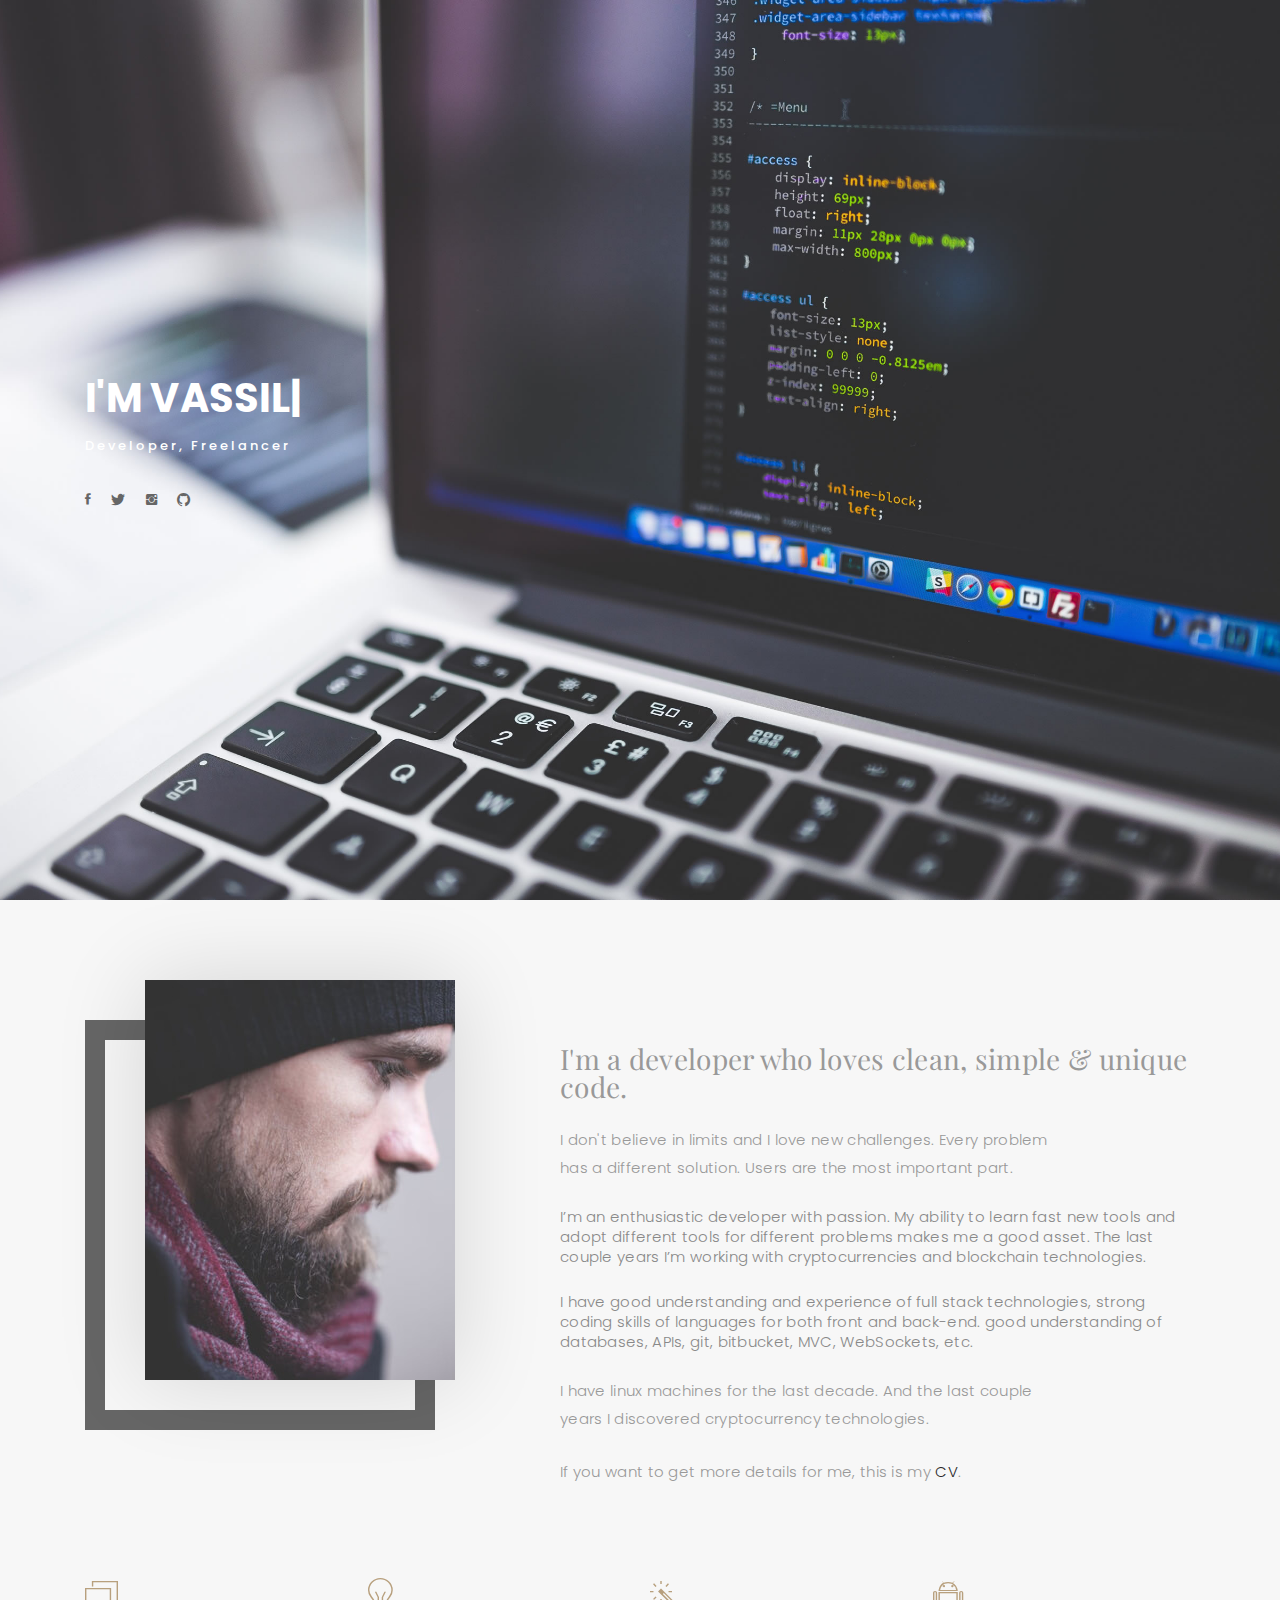
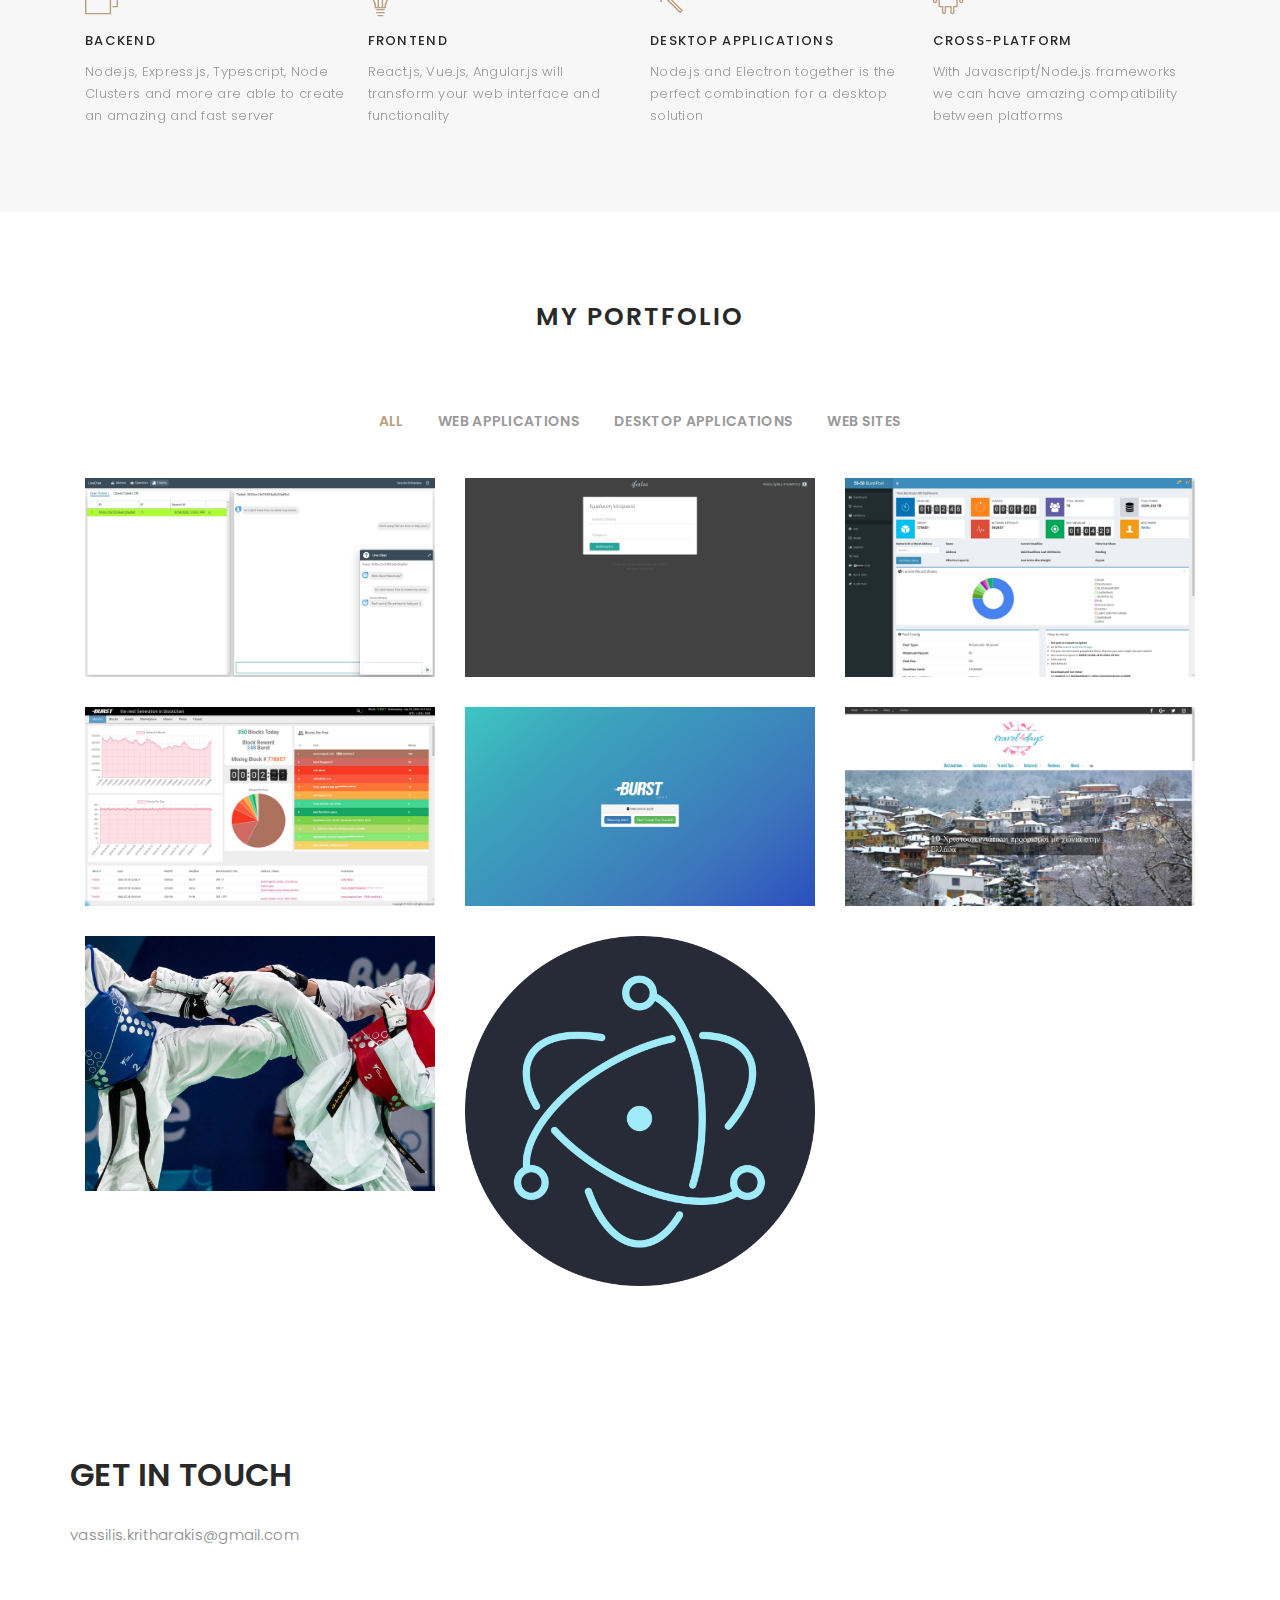
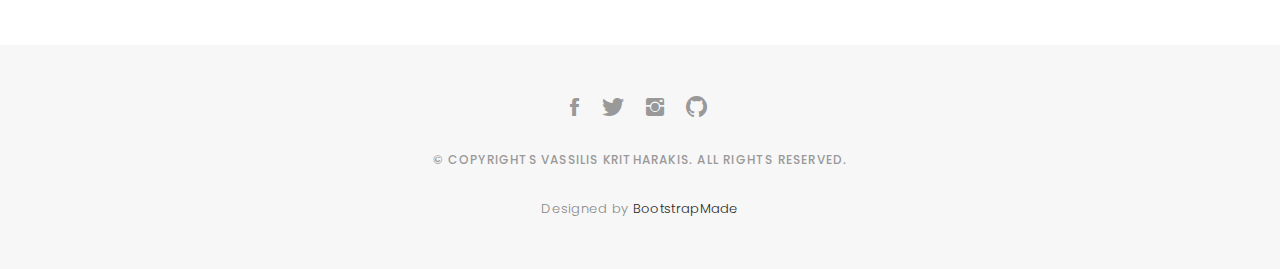
<file: index.html>
<!DOCTYPE html>
<html lang="en">

<head>
  <meta charset="utf-8">
  <meta content="width=device-width, initial-scale=1.0" name="viewport">

  <title>Vassilis Kritharakis - Developer</title>
  <meta content="A freelance developer" name="descriptison">
  <meta content="developer, backend, frontend, full stack, node.js, typescript, javascript, react.js, vue.js" name="keywords">

  <!-- Favicons -->
  <link href="assets/img/favicon.png" rel="icon">
  <link href="assets/img/apple-touch-icon.png" rel="apple-touch-icon">

  <!-- Google Fonts -->
  <link href="https://fonts.googleapis.com/css?family=Poppins:300,300i,400,400i,500,500i,600,600i,700,700i|Playfair+Display:400,400i,500,500i,600,600i,700,700i,900,900i" rel="stylesheet">

  <!-- Vendor CSS Files -->
  <link href="assets/vendor/bootstrap/css/bootstrap.min.css" rel="stylesheet">
  <link href="assets/vendor/hover/hover.min.css" rel="stylesheet">
  <link href="assets/vendor/ionicons/css/ionicons.min.css" rel="stylesheet">
  <link href="assets/vendor/boxicons/css/boxicons.min.css" rel="stylesheet">
  <link href="assets/vendor/venobox/venobox.css" rel="stylesheet">
  <link href="assets/vendor/owl.carousel/assets/owl.carousel.min.css" rel="stylesheet">

  <!-- Template Main CSS File -->
  <link href="assets/css/style.css" rel="stylesheet">

  <!-- =======================================================
  * Template Name: Folio - v2.1.0
  * Template URL: https://bootstrapmade.com/folio-bootstrap-portfolio-template/
  * Author: BootstrapMade.com
  * License: https://bootstrapmade.com/license/
  ======================================================== -->
</head>

<body>

  <!-- ======= Navbar ======= -->
  <nav id="main-nav">
    <div class="row">
      <div class="container">

        <div class="logo">
          <a href="index.html">Vassilis Kritharakis</a>
        </div>

        <div class="responsive"><i data-icon="m" class="ion-navicon-round"></i></div>

        <ul class="nav-menu list-unstyled">
          <li><a href="index.html" class="smoothScroll">Home</a></li>
          <li><a href="#about" class="smoothScroll">About</a></li>
          <li><a href="#portfolio" class="smoothScroll">Portfolio</a></li>
          <li><a href="vassilis-kritharakis.pdf">CV</a></li>
          <li><a href="#contact" class="smoothScroll">Contact</a></li>
        </ul>

      </div>
    </div>
  </nav><!-- End Navbar -->

  <!-- ======= Hero Section ======= -->
  <div id="hero" class="home">

    <div class="container">
      <div class="hero-content">
        <h1>I'm <span class="typed"></span></h1>
        <p class="typed-items" data-typed-person="Vassilis Kritharakis">Developer, Freelancer</p>

        <ul class="list-unstyled list-social">
          <li><a href="https://www.facebook.com/profile.php?id=100035357295824"><i class="ion-social-facebook"></i></a></li>
          <li><a href="https://twitter.com/VassilisDev"><i class="ion-social-twitter"></i></a></li>
          <li><a href="https://www.instagram.com/vassilis.dev/"><i class="ion-social-instagram"></i></a></li>
          <li><a href="https://github.com/bkrith"><i class="ion-social-github"></i></a></li>
        </ul>
      </div>
    </div>
  </div><!-- End Hero -->

  <main id="main">

    <!-- ======= About Section ======= -->
    <div id="about" class="paddsection">
      <div class="container">
        <div class="row justify-content-between">

          <div class="col-lg-4 ">
            <div class="div-img-bg">
              <div class="about-img">
                <img src="assets/img/me.jpg" class="img-responsive" alt="me">
              </div>
            </div>
          </div>

          <div class="col-lg-7">
            <div class="about-descr">

              <p class="p-heading">I'm a developer who loves clean, simple & unique code. </p>
              <p class="separator">I don't believe in limits and I love new challenges. Every problem has a different solution. Users are the most important part. </p>
              <p class="separator"></p>I’m an enthusiastic developer with passion. My ability to learn fast new tools and adopt different tools for different problems makes me a good asset. The last couple years I’m working with cryptocurrencies and blockchain technologies. </p>
              <p class="separator"></p>I have good understanding and experience of full stack technologies, strong coding skills of languages for both front and back-end. good understanding of databases, APIs, git, bitbucket, MVC, WebSockets, etc. </p>
              <p class="separator">I have linux machines for the last decade. And the last couple years I discovered cryptocurrency technologies. </p>
              <p class="separator">If you want to get more details for me, this is my <a href="vassilis-kritharakis.pdf">CV</a>. </p>

            </div>

          </div>
        </div>
      </div>
    </div><!-- End About Section -->

    <!-- ======= Services Section ======= -->
    <div id="services">
      <div class="container">

        <div class="services-carousel owl-theme">

          <div class="services-block">

            <i class="ion-ios-browsers-outline"></i>
            <span>Backend</span>
            <p class="separator">Node.js, Express.js, Typescript, Node Clusters and more are able to create an amazing and fast server </p>

          </div>

          <div class="services-block">

            <i class="ion-ios-lightbulb-outline"></i>
            <span>Frontend</span>
            <p class="separator">React.js, Vue.js, Angular.js will transform your web interface and functionality </p>

          </div>

          <div class="services-block">

            <i class="ion-ios-color-wand-outline"></i>
            <span>Desktop Applications</span>
            <p class="separator">Node.js and Electron together is the perfect combination for a desktop solution </p>

          </div>

          <div class="services-block">

            <i class="ion-social-android-outline"></i>
            <span>Cross-Platform</span>
            <p class="separator">With Javascript/Node.js frameworks we can have amazing compatibility between platforms </p>

          </div>

        </div>

      </div>

    </div><!-- End Services Section -->

    <!-- ======= Portfolio Section ======= -->
    <div id="portfolio" class="paddsection">

      <div class="container">
        <div class="section-title text-center">
          <h2>My Portfolio</h2>
        </div>
      </div>

      <div class="container">

        <div class="row">
          <div class="col-lg-12 d-flex justify-content-center">
            <ul id="portfolio-flters">
              <li data-filter="*" class="filter-active">All</li>
              <li data-filter=".filter-app">Web Applications</li>
              <li data-filter=".filter-desktop">Desktop Applications</li>
              <li data-filter=".filter-web">Web Sites</li>
            </ul>
          </div>
        </div>

        <div class="row portfolio-container">

          <div class="col-lg-4 col-md-6 portfolio-item filter-app">
            <img src="assets/img/portfolio/livechat.jpg" class="img-fluid" alt="">
            <div class="portfolio-info">
              <h4>Live Chat Application</h4>
              <p>Web Application</p>
              <a href="portfolio-livechat.html" class="details-link" title="More Details"><i class="bx bx-link"></i></a>
            </div>
          </div>

          <div class="col-lg-4 col-md-6 portfolio-item filter-app">
            <img src="assets/img/portfolio/ifestos.jpg" class="img-fluid" alt="">
            <div class="portfolio-info">
              <h4>Ifestos Manager</h4>
              <p>Web Application</p>
              <a href="portfolio-ifestos.html" class="details-link" title="More Details"><i class="bx bx-link"></i></a>
            </div>
          </div>

          <div class="col-lg-4 col-md-6 portfolio-item filter-app">
            <img src="assets/img/portfolio/ropool.jpg" class="img-fluid" alt="">
            <div class="portfolio-info">
              <h4>Rumanian Burstcoin Pool Explorer</h4>
              <p>Web Application</p>
              <a href="portfolio-ropool.html" class="details-link" title="More Details"><i class="bx bx-link"></i></a>
            </div>
          </div>

          <div class="col-lg-4 col-md-6 portfolio-item filter-app">
            <img src="assets/img/portfolio/burstnation.jpg" class="img-fluid" alt="">
            <div class="portfolio-info">
              <h4>Burstnation Explorer</h4>
              <p>Web Application</p>
              <a href="portfolio-burstnation.html" class="details-link" title="More Details"><i class="bx bx-link"></i></a>
            </div>
          </div>

          <div class="col-lg-4 col-md-6 portfolio-item filter-desktop">
            <img src="assets/img/portfolio/burstcoin-wallet.jpg" class="img-fluid" alt="">
            <div class="portfolio-info">
              <h4>Burstcoin Wallet</h4>
              <p>Java Application</p>
              <a href="portfolio-burstcoin-wallet.html" class="details-link" title="More Details"><i class="bx bx-link"></i></a>
            </div>
          </div>

          <div class="col-lg-4 col-md-6 portfolio-item filter-web">
            <img src="assets/img/portfolio/travel4days.jpg" class="img-fluid" alt="">
            <div class="portfolio-info">
              <h4>Travel4days</h4>
              <p>Web Site</p>
              <a href="portfolio-travel4days.html" class="details-link" title="More Details"><i class="bx bx-link"></i></a>
            </div>
          </div>

          <div class="col-lg-4 col-md-6 portfolio-item filter-desktop">
            <img src="assets/img/portfolio/tournament.jpg" class="img-fluid" alt="">
            <div class="portfolio-info">
              <h4>Tournament Manager</h4>
              <p>Application</p>
              <a href="portfolio-tournament.html" class="details-link" title="More Details"><i class="bx bx-link"></i></a>
            </div>
          </div>

          <div class="col-lg-4 col-md-6 portfolio-item filter-desktop">
            <img src="assets/img/portfolio/electron.png" class="img-fluid" alt="">
            <div class="portfolio-info">
              <h4>CreepMiner GUI</h4>
              <p>Desktop Application / Cross-Platform</p>
              <a href="portfolio-creepminer-gui.html" class="details-link" title="More Details"><i class="bx bx-link"></i></a>
            </div>
          </div>

        </div>

      </div>

    </div><!-- End Portfolio Section -->

    <!-- ======= Contact Section ======= -->
    <div id="contact" class="paddsection">
      <div class="container">
        <div class="contact-block1">
          <div class="row">

              <div class="contact-contact">

                <h2 class="mb-30">GET IN TOUCH</h2>

                <ul class="contact-details">
                  <li><span>vassilis.kritharakis@gmail.com</span></li>
                </ul>

              </div>

          </div>
        </div>
      </div>
    </div><!-- End Contact Section -->

  </main><!-- End #main -->

  <!-- ======= Footer ======= -->
  <div id="footer" class="text-center">
    <div class="container">
      <div class="socials-media text-center">

        <ul class="list-unstyled">
          <li><a href="https://www.facebook.com/profile.php?id=100035357295824"><i class="ion-social-facebook"></i></a></li>
          <li><a href="https://twitter.com/VassilisDev"><i class="ion-social-twitter"></i></a></li>
          <li><a href="https://www.instagram.com/vassilis.dev/"><i class="ion-social-instagram"></i></a></li>
          <li><a href="https://github.com/bkrith"><i class="ion-social-github"></i></a></li>
        </ul>

      </div>

      <p>&copy; Copyrights Vassilis Kritharakis. All rights reserved.</p>

      <div class="credits">
        <!--
        All the links in the footer should remain intact.
        You can delete the links only if you purchased the pro version.
        Licensing information: https://bootstrapmade.com/license/
        Purchase the pro version with working PHP/AJAX contact form: https://bootstrapmade.com/buy/?theme=Folio
      -->
        Designed by <a href="https://bootstrapmade.com/">BootstrapMade</a>
      </div>

    </div>
  </div><!-- End Footer -->

  <!-- Vendor JS Files -->
  <script src="assets/vendor/jquery/jquery.min.js"></script>
  <script src="assets/vendor/bootstrap/js/bootstrap.bundle.min.js"></script>
  <script src="assets/vendor/jquery.easing/jquery.easing.min.js"></script>
  <script src="assets/vendor/php-email-form/validate.js"></script>
  <script src="assets/vendor/typed/typed.js"></script>
  <script src="assets/vendor/jquery-sticky/jquery.sticky.js"></script>
  <script src="assets/vendor/isotope-layout/isotope.pkgd.min.js"></script>
  <script src="assets/vendor/venobox/venobox.min.js"></script>
  <script src="assets/vendor/owl.carousel/owl.carousel.min.js"></script>

  <!-- Template Main JS File -->
  <script src="assets/js/main.js"></script>

</body>

</html>
</file>
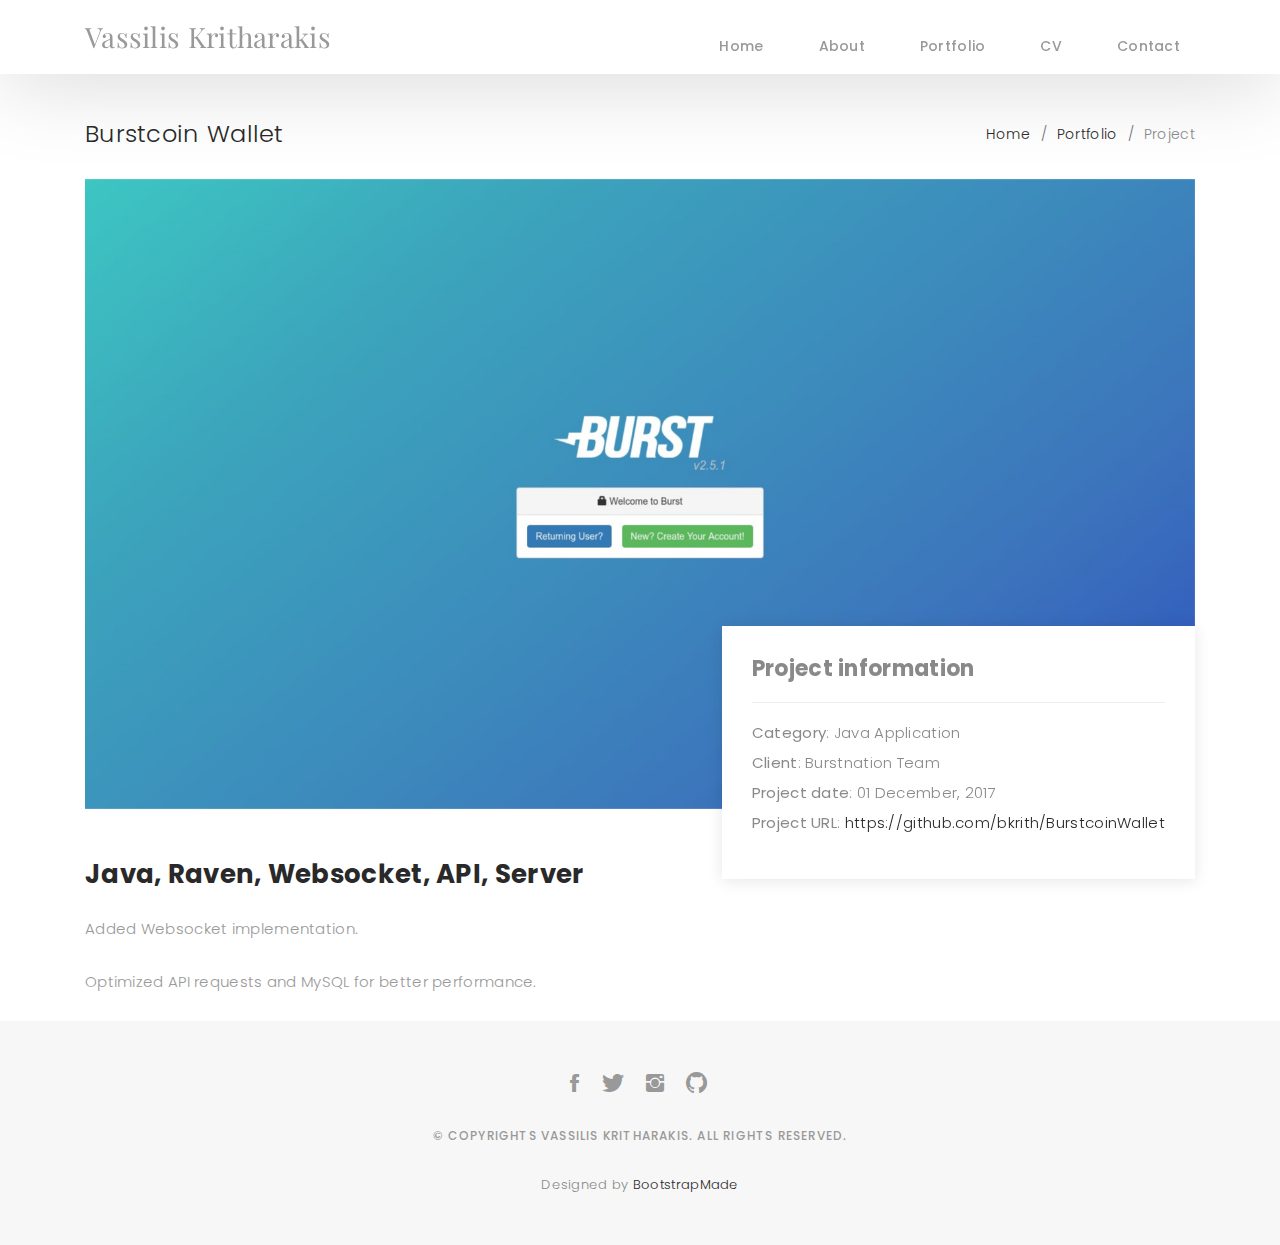
<file: portfolio-burstcoin-wallet.html>
<!DOCTYPE html>
<html lang="en">

<head>
  <meta charset="utf-8">
  <meta content="width=device-width, initial-scale=1.0" name="viewport">

  <title>Portfolio Details - Burstcoin Wallet</title>
  <meta content="" name="descriptison">
  <meta content="" name="keywords">

  <!-- Favicons -->
  <link href="assets/img/favicon.png" rel="icon">
  <link href="assets/img/apple-touch-icon.png" rel="apple-touch-icon">

  <!-- Google Fonts -->
  <link href="https://fonts.googleapis.com/css?family=Poppins:300,300i,400,400i,500,500i,600,600i,700,700i|Playfair+Display:400,400i,500,500i,600,600i,700,700i,900,900i" rel="stylesheet">

  <!-- Vendor CSS Files -->
  <link href="assets/vendor/bootstrap/css/bootstrap.min.css" rel="stylesheet">
  <link href="assets/vendor/hover/hover.min.css" rel="stylesheet">
  <link href="assets/vendor/ionicons/css/ionicons.min.css" rel="stylesheet">
  <link href="assets/vendor/boxicons/css/boxicons.min.css" rel="stylesheet">
  <link href="assets/vendor/venobox/venobox.css" rel="stylesheet">
  <link href="assets/vendor/owl.carousel/assets/owl.carousel.min.css" rel="stylesheet">

  <!-- Template Main CSS File -->
  <link href="assets/css/style.css" rel="stylesheet">

  <!-- =======================================================
  * Template Name: Folio - v2.1.0
  * Template URL: https://bootstrapmade.com/folio-bootstrap-portfolio-template/
  * Author: BootstrapMade.com
  * License: https://bootstrapmade.com/license/
  ======================================================== -->
</head>

<body>

  <!-- ======= Navbar ======= -->
  <nav id="main-nav" class="subpage-nav">
    <div class="row">
      <div class="container">

        <div class="logo">
          <a href="index.html">Vassilis Kritharakis</a>
        </div>

        <div class="responsive"><i data-icon="m" class="ion-navicon-round"></i></div>

        <ul class="nav-menu list-unstyled">
          <li><a href="index.html" class="smoothScroll">Home</a></li>
          <li><a href="index.html#about" class="smoothScroll">About</a></li>
          <li><a href="index.html#portfolio" class="smoothScroll">Portfolio</a></li>
          <li><a href="vassilis-kritharakis.pdf">CV</a></li>
          <li><a href="index.html#contact" class="smoothScroll">Contact</a></li>
        </ul>

      </div>
    </div>
  </nav><!-- End Navbar -->

  <main id="main">

    <!-- ======= Breadcrumbs Section ======= -->
    <section class="breadcrumbs">
      <div class="container">

        <div class="d-flex justify-content-between align-items-center">
          <h2>Burstcoin Wallet</h2>
          <ol>
            <li><a href="index.html">Home</a></li>
            <li><a href="index.html#portfolio">Portfolio</a></li>
            <li>Project</li>
          </ol>
        </div>

      </div>
    </section><!-- Breadcrumbs Section -->

    <!-- ======= Portfolio Details Section ======= -->
    <section class="portfolio-details">
      <div class="container">

        <div class="portfolio-details-container">

          <div class="owl-carousel portfolio-details-carousel">
            <img src="assets/img/portfolio/burstcoin-wallet.jpg" class="img-fluid" alt="">
          </div>

          <div class="portfolio-info">
            <h3>Project information</h3>
            <ul>
              <li><strong>Category</strong>: Java Application</li>
              <li><strong>Client</strong>: Burstnation Team</li>
              <li><strong>Project date</strong>: 01 December, 2017</li>
              <li><strong>Project URL</strong>: <a href="https://github.com/bkrith/BurstcoinWallet">https://github.com/bkrith/BurstcoinWallet</a></li>
            </ul>
          </div>

        </div>

        <div class="portfolio-description">
          <h2>Java, Raven, Websocket, API, Server</h2>
          <p>Added Websocket implementation. </p>
          <p>Optimized API requests and MySQL for better performance. </p>
        </div>
      </div>
    </section><!-- End Portfolio Details Section -->

  </main><!-- End #main -->

  <!-- ======= Footer ======= -->
  <div id="footer" class="text-center">
    <div class="container">
      <div class="socials-media text-center">

        <ul class="list-unstyled">
          <li><a href="https://www.facebook.com/profile.php?id=100035357295824"><i class="ion-social-facebook"></i></a></li>
          <li><a href="https://twitter.com/VassilisDev"><i class="ion-social-twitter"></i></a></li>
          <li><a href="https://www.instagram.com/vassilis.dev/"><i class="ion-social-instagram"></i></a></li>
          <li><a href="https://github.com/bkrith"><i class="ion-social-github"></i></a></li>
        </ul>

      </div>

      <p>&copy; Copyrights Vassilis Kritharakis. All rights reserved.</p>

      <div class="credits">
        <!--
        All the links in the footer should remain intact.
        You can delete the links only if you purchased the pro version.
        Licensing information: https://bootstrapmade.com/license/
        Purchase the pro version with working PHP/AJAX contact form: https://bootstrapmade.com/buy/?theme=Folio
      -->
        Designed by <a href="https://bootstrapmade.com/">BootstrapMade</a>
      </div>

    </div>
  </div><!-- End Footer -->

  <!-- Vendor JS Files -->
  <script src="assets/vendor/jquery/jquery.min.js"></script>
  <script src="assets/vendor/bootstrap/js/bootstrap.bundle.min.js"></script>
  <script src="assets/vendor/jquery.easing/jquery.easing.min.js"></script>
  <script src="assets/vendor/php-email-form/validate.js"></script>
  <script src="assets/vendor/typed/typed.js"></script>
  <script src="assets/vendor/jquery-sticky/jquery.sticky.js"></script>
  <script src="assets/vendor/isotope-layout/isotope.pkgd.min.js"></script>
  <script src="assets/vendor/venobox/venobox.min.js"></script>
  <script src="assets/vendor/owl.carousel/owl.carousel.min.js"></script>

  <!-- Template Main JS File -->
  <script src="assets/js/main.js"></script>

</body>

</html>
</file>
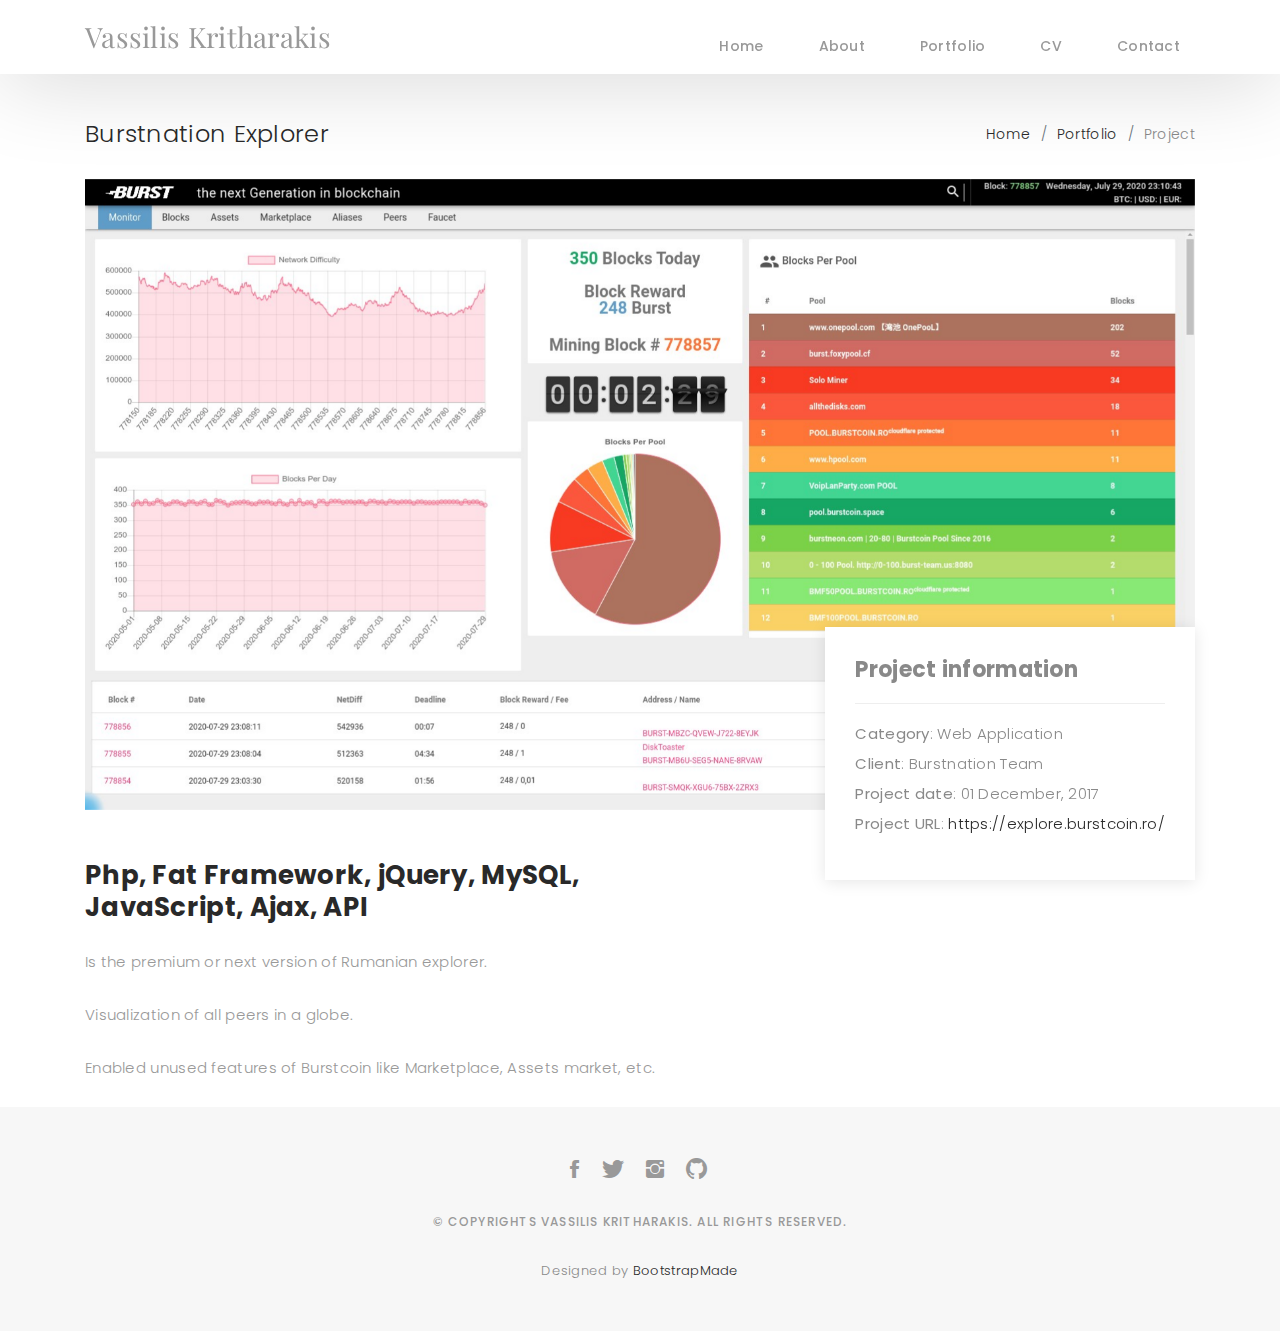
<file: portfolio-burstnation.html>
<!DOCTYPE html>
<html lang="en">

<head>
  <meta charset="utf-8">
  <meta content="width=device-width, initial-scale=1.0" name="viewport">

  <title>Portfolio Details - Burstnation Explorer</title>
  <meta content="" name="descriptison">
  <meta content="" name="keywords">

  <!-- Favicons -->
  <link href="assets/img/favicon.png" rel="icon">
  <link href="assets/img/apple-touch-icon.png" rel="apple-touch-icon">

  <!-- Google Fonts -->
  <link href="https://fonts.googleapis.com/css?family=Poppins:300,300i,400,400i,500,500i,600,600i,700,700i|Playfair+Display:400,400i,500,500i,600,600i,700,700i,900,900i" rel="stylesheet">

  <!-- Vendor CSS Files -->
  <link href="assets/vendor/bootstrap/css/bootstrap.min.css" rel="stylesheet">
  <link href="assets/vendor/hover/hover.min.css" rel="stylesheet">
  <link href="assets/vendor/ionicons/css/ionicons.min.css" rel="stylesheet">
  <link href="assets/vendor/boxicons/css/boxicons.min.css" rel="stylesheet">
  <link href="assets/vendor/venobox/venobox.css" rel="stylesheet">
  <link href="assets/vendor/owl.carousel/assets/owl.carousel.min.css" rel="stylesheet">

  <!-- Template Main CSS File -->
  <link href="assets/css/style.css" rel="stylesheet">

  <!-- =======================================================
  * Template Name: Folio - v2.1.0
  * Template URL: https://bootstrapmade.com/folio-bootstrap-portfolio-template/
  * Author: BootstrapMade.com
  * License: https://bootstrapmade.com/license/
  ======================================================== -->
</head>

<body>

  <!-- ======= Navbar ======= -->
  <nav id="main-nav" class="subpage-nav">
    <div class="row">
      <div class="container">

        <div class="logo">
          <a href="index.html">Vassilis Kritharakis</a>
        </div>

        <div class="responsive"><i data-icon="m" class="ion-navicon-round"></i></div>

        <ul class="nav-menu list-unstyled">
          <li><a href="index.html" class="smoothScroll">Home</a></li>
          <li><a href="index.html#about" class="smoothScroll">About</a></li>
          <li><a href="index.html#portfolio" class="smoothScroll">Portfolio</a></li>
          <li><a href="vassilis-kritharakis.pdf">CV</a></li>
          <li><a href="index.html#contact" class="smoothScroll">Contact</a></li>
        </ul>

      </div>
    </div>
  </nav><!-- End Navbar -->

  <main id="main">

    <!-- ======= Breadcrumbs Section ======= -->
    <section class="breadcrumbs">
      <div class="container">

        <div class="d-flex justify-content-between align-items-center">
          <h2>Burstnation Explorer</h2>
          <ol>
            <li><a href="index.html">Home</a></li>
            <li><a href="index.html#portfolio">Portfolio</a></li>
            <li>Project</li>
          </ol>
        </div>

      </div>
    </section><!-- Breadcrumbs Section -->

    <!-- ======= Portfolio Details Section ======= -->
    <section class="portfolio-details">
      <div class="container">

        <div class="portfolio-details-container">

          <div class="owl-carousel portfolio-details-carousel">
            <img src="assets/img/portfolio/burstnation.jpg" class="img-fluid" alt="">
          </div>

          <div class="portfolio-info">
            <h3>Project information</h3>
            <ul>
              <li><strong>Category</strong>: Web Application</li>
              <li><strong>Client</strong>: Burstnation Team</li>
              <li><strong>Project date</strong>: 01 December, 2017</li>
              <li><strong>Project URL</strong>: <a href="https://explore.burstcoin.ro/">https://explore.burstcoin.ro/</a></li>
            </ul>
          </div>

        </div>

        <div class="portfolio-description">
          <h2>Php, Fat Framework, jQuery, MySQL, JavaScript, Ajax, API</h2>
          <p>Is the premium or next version of Rumanian explorer. </p>
          <p>Visualization of all peers in a globe. </p>
          <p>Enabled unused features of Burstcoin like Marketplace, Assets market, etc. </p>
        </div>
      </div>
    </section><!-- End Portfolio Details Section -->

  </main><!-- End #main -->

  <!-- ======= Footer ======= -->
  <div id="footer" class="text-center">
    <div class="container">
      <div class="socials-media text-center">

        <ul class="list-unstyled">
          <li><a href="https://www.facebook.com/profile.php?id=100035357295824"><i class="ion-social-facebook"></i></a></li>
          <li><a href="https://twitter.com/VassilisDev"><i class="ion-social-twitter"></i></a></li>
          <li><a href="https://www.instagram.com/vassilis.dev/"><i class="ion-social-instagram"></i></a></li>
          <li><a href="https://github.com/bkrith"><i class="ion-social-github"></i></a></li>
        </ul>

      </div>

      <p>&copy; Copyrights Vassilis Kritharakis. All rights reserved.</p>

      <div class="credits">
        <!--
        All the links in the footer should remain intact.
        You can delete the links only if you purchased the pro version.
        Licensing information: https://bootstrapmade.com/license/
        Purchase the pro version with working PHP/AJAX contact form: https://bootstrapmade.com/buy/?theme=Folio
      -->
        Designed by <a href="https://bootstrapmade.com/">BootstrapMade</a>
      </div>

    </div>
  </div><!-- End Footer -->

  <!-- Vendor JS Files -->
  <script src="assets/vendor/jquery/jquery.min.js"></script>
  <script src="assets/vendor/bootstrap/js/bootstrap.bundle.min.js"></script>
  <script src="assets/vendor/jquery.easing/jquery.easing.min.js"></script>
  <script src="assets/vendor/php-email-form/validate.js"></script>
  <script src="assets/vendor/typed/typed.js"></script>
  <script src="assets/vendor/jquery-sticky/jquery.sticky.js"></script>
  <script src="assets/vendor/isotope-layout/isotope.pkgd.min.js"></script>
  <script src="assets/vendor/venobox/venobox.min.js"></script>
  <script src="assets/vendor/owl.carousel/owl.carousel.min.js"></script>

  <!-- Template Main JS File -->
  <script src="assets/js/main.js"></script>

</body>

</html>
</file>
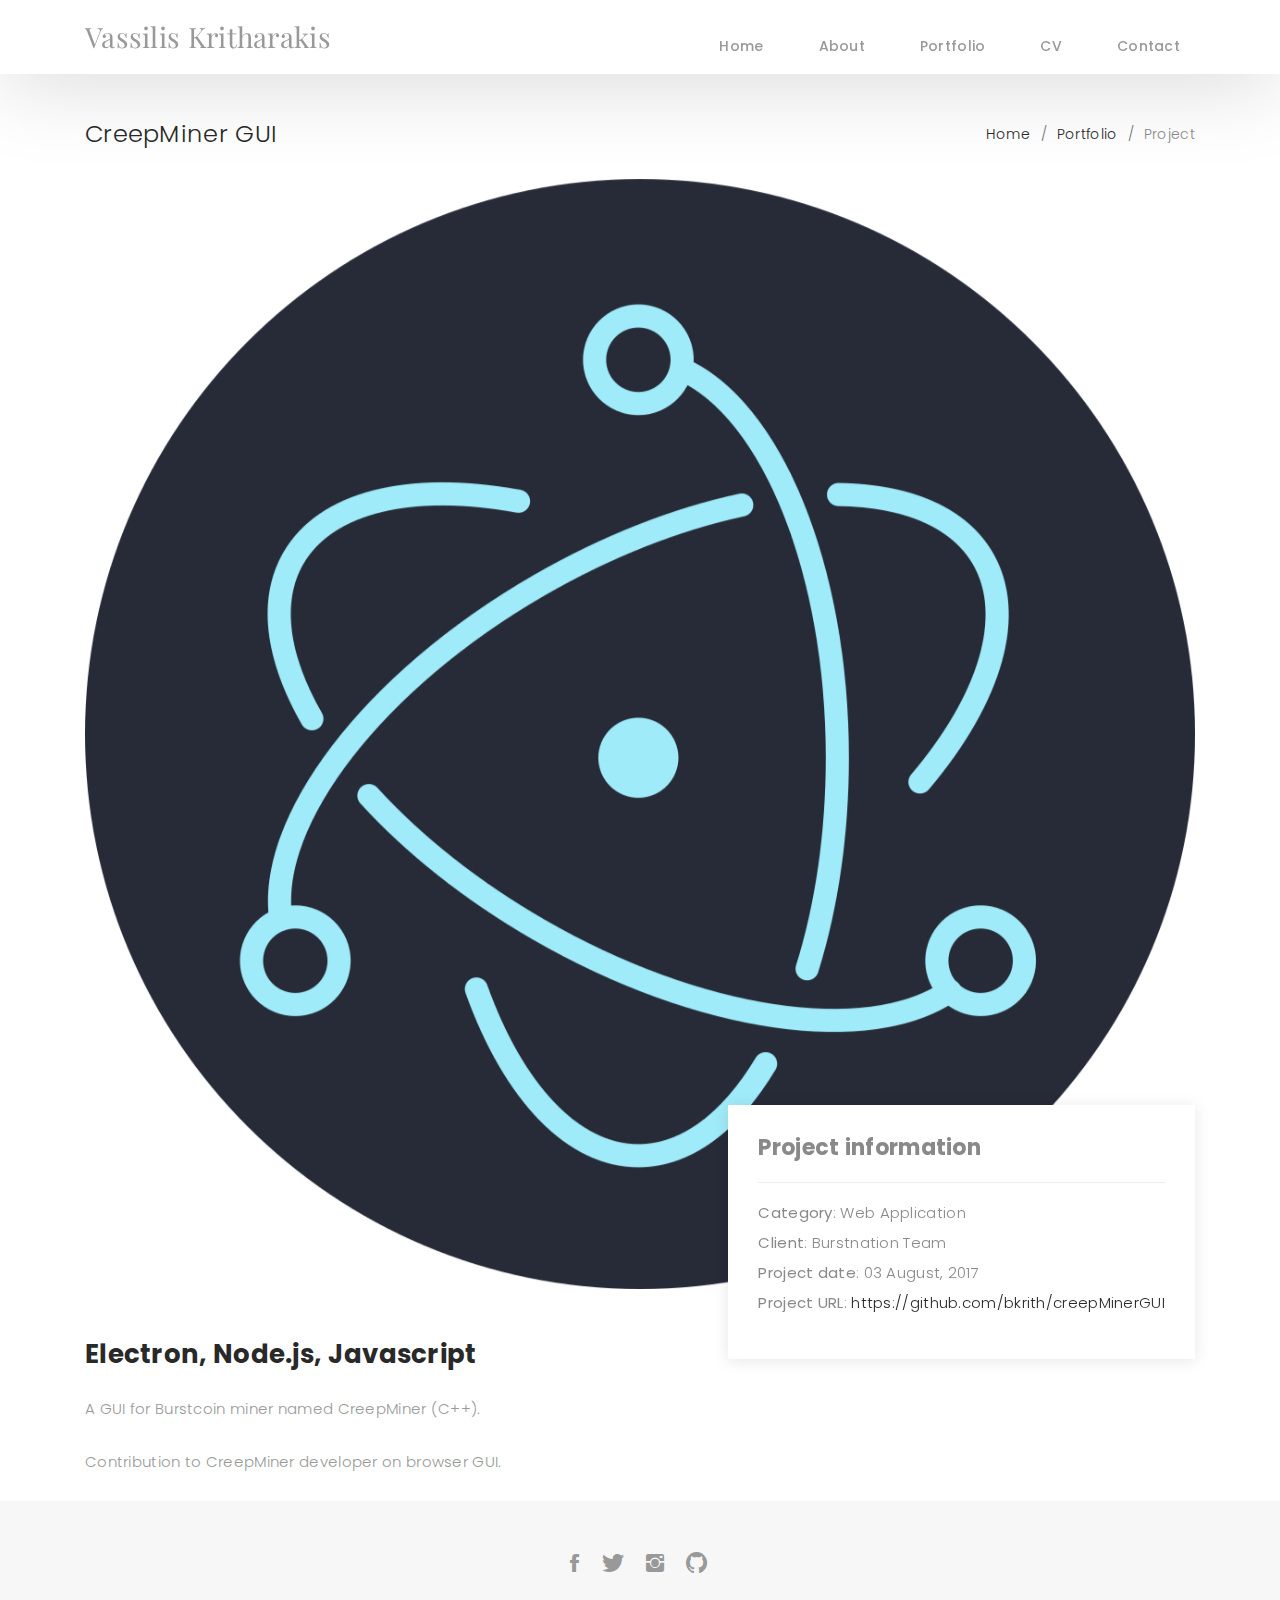
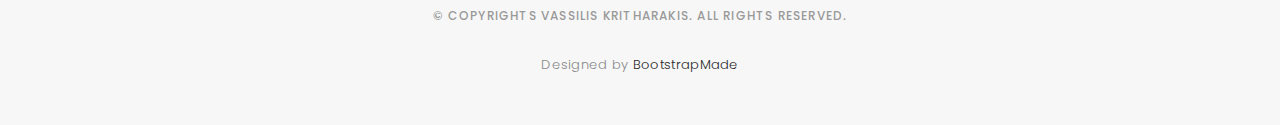
<file: portfolio-creepminer-gui.html>
<!DOCTYPE html>
<html lang="en">

<head>
  <meta charset="utf-8">
  <meta content="width=device-width, initial-scale=1.0" name="viewport">

  <title>Portfolio Details - CreepMiner GUI</title>
  <meta content="" name="descriptison">
  <meta content="" name="keywords">

  <!-- Favicons -->
  <link href="assets/img/favicon.png" rel="icon">
  <link href="assets/img/apple-touch-icon.png" rel="apple-touch-icon">

  <!-- Google Fonts -->
  <link href="https://fonts.googleapis.com/css?family=Poppins:300,300i,400,400i,500,500i,600,600i,700,700i|Playfair+Display:400,400i,500,500i,600,600i,700,700i,900,900i" rel="stylesheet">

  <!-- Vendor CSS Files -->
  <link href="assets/vendor/bootstrap/css/bootstrap.min.css" rel="stylesheet">
  <link href="assets/vendor/hover/hover.min.css" rel="stylesheet">
  <link href="assets/vendor/ionicons/css/ionicons.min.css" rel="stylesheet">
  <link href="assets/vendor/boxicons/css/boxicons.min.css" rel="stylesheet">
  <link href="assets/vendor/venobox/venobox.css" rel="stylesheet">
  <link href="assets/vendor/owl.carousel/assets/owl.carousel.min.css" rel="stylesheet">

  <!-- Template Main CSS File -->
  <link href="assets/css/style.css" rel="stylesheet">

  <!-- =======================================================
  * Template Name: Folio - v2.1.0
  * Template URL: https://bootstrapmade.com/folio-bootstrap-portfolio-template/
  * Author: BootstrapMade.com
  * License: https://bootstrapmade.com/license/
  ======================================================== -->
</head>

<body>

  <!-- ======= Navbar ======= -->
  <nav id="main-nav" class="subpage-nav">
    <div class="row">
      <div class="container">

        <div class="logo">
          <a href="index.html">Vassilis Kritharakis</a>
        </div>

        <div class="responsive"><i data-icon="m" class="ion-navicon-round"></i></div>

        <ul class="nav-menu list-unstyled">
          <li><a href="index.html" class="smoothScroll">Home</a></li>
          <li><a href="index.html#about" class="smoothScroll">About</a></li>
          <li><a href="index.html#portfolio" class="smoothScroll">Portfolio</a></li>
          <li><a href="vassilis-kritharakis.pdf">CV</a></li>
          <li><a href="index.html#contact" class="smoothScroll">Contact</a></li>
        </ul>

      </div>
    </div>
  </nav><!-- End Navbar -->

  <main id="main">

    <!-- ======= Breadcrumbs Section ======= -->
    <section class="breadcrumbs">
      <div class="container">

        <div class="d-flex justify-content-between align-items-center">
          <h2>CreepMiner GUI</h2>
          <ol>
            <li><a href="index.html">Home</a></li>
            <li><a href="index.html#portfolio">Portfolio</a></li>
            <li>Project</li>
          </ol>
        </div>

      </div>
    </section><!-- Breadcrumbs Section -->

    <!-- ======= Portfolio Details Section ======= -->
    <section class="portfolio-details">
      <div class="container">

        <div class="portfolio-details-container">

          <div class="owl-carousel portfolio-details-carousel">
            <img src="assets/img/portfolio/electron.png" class="img-fluid" alt="">
          </div>

          <div class="portfolio-info">
            <h3>Project information</h3>
            <ul>
              <li><strong>Category</strong>: Web Application</li>
              <li><strong>Client</strong>: Burstnation Team</li>
              <li><strong>Project date</strong>: 03 August, 2017</li>
              <li><strong>Project URL</strong>: <a href="https://github.com/bkrith/creepMinerGUI">https://github.com/bkrith/creepMinerGUI</a></li>
            </ul>
          </div>

        </div>

        <div class="portfolio-description">
          <h2>Electron, Node.js, Javascript</h2>
          <p>A GUI for Burstcoin miner named CreepMiner (C++). </p>
          <p>Contribution to CreepMiner developer on browser GUI. </p>
        </div>
      </div>
    </section><!-- End Portfolio Details Section -->

  </main><!-- End #main -->

  <!-- ======= Footer ======= -->
  <div id="footer" class="text-center">
    <div class="container">
      <div class="socials-media text-center">

        <ul class="list-unstyled">
          <li><a href="https://www.facebook.com/profile.php?id=100035357295824"><i class="ion-social-facebook"></i></a></li>
          <li><a href="https://twitter.com/VassilisDev"><i class="ion-social-twitter"></i></a></li>
          <li><a href="https://www.instagram.com/vassilis.dev/"><i class="ion-social-instagram"></i></a></li>
          <li><a href="https://github.com/bkrith"><i class="ion-social-github"></i></a></li>
        </ul>

      </div>

      <p>&copy; Copyrights Vassilis Kritharakis. All rights reserved.</p>

      <div class="credits">
        <!--
        All the links in the footer should remain intact.
        You can delete the links only if you purchased the pro version.
        Licensing information: https://bootstrapmade.com/license/
        Purchase the pro version with working PHP/AJAX contact form: https://bootstrapmade.com/buy/?theme=Folio
      -->
        Designed by <a href="https://bootstrapmade.com/">BootstrapMade</a>
      </div>

    </div>
  </div><!-- End Footer -->

  <!-- Vendor JS Files -->
  <script src="assets/vendor/jquery/jquery.min.js"></script>
  <script src="assets/vendor/bootstrap/js/bootstrap.bundle.min.js"></script>
  <script src="assets/vendor/jquery.easing/jquery.easing.min.js"></script>
  <script src="assets/vendor/php-email-form/validate.js"></script>
  <script src="assets/vendor/typed/typed.js"></script>
  <script src="assets/vendor/jquery-sticky/jquery.sticky.js"></script>
  <script src="assets/vendor/isotope-layout/isotope.pkgd.min.js"></script>
  <script src="assets/vendor/venobox/venobox.min.js"></script>
  <script src="assets/vendor/owl.carousel/owl.carousel.min.js"></script>

  <!-- Template Main JS File -->
  <script src="assets/js/main.js"></script>

</body>

</html>
</file>
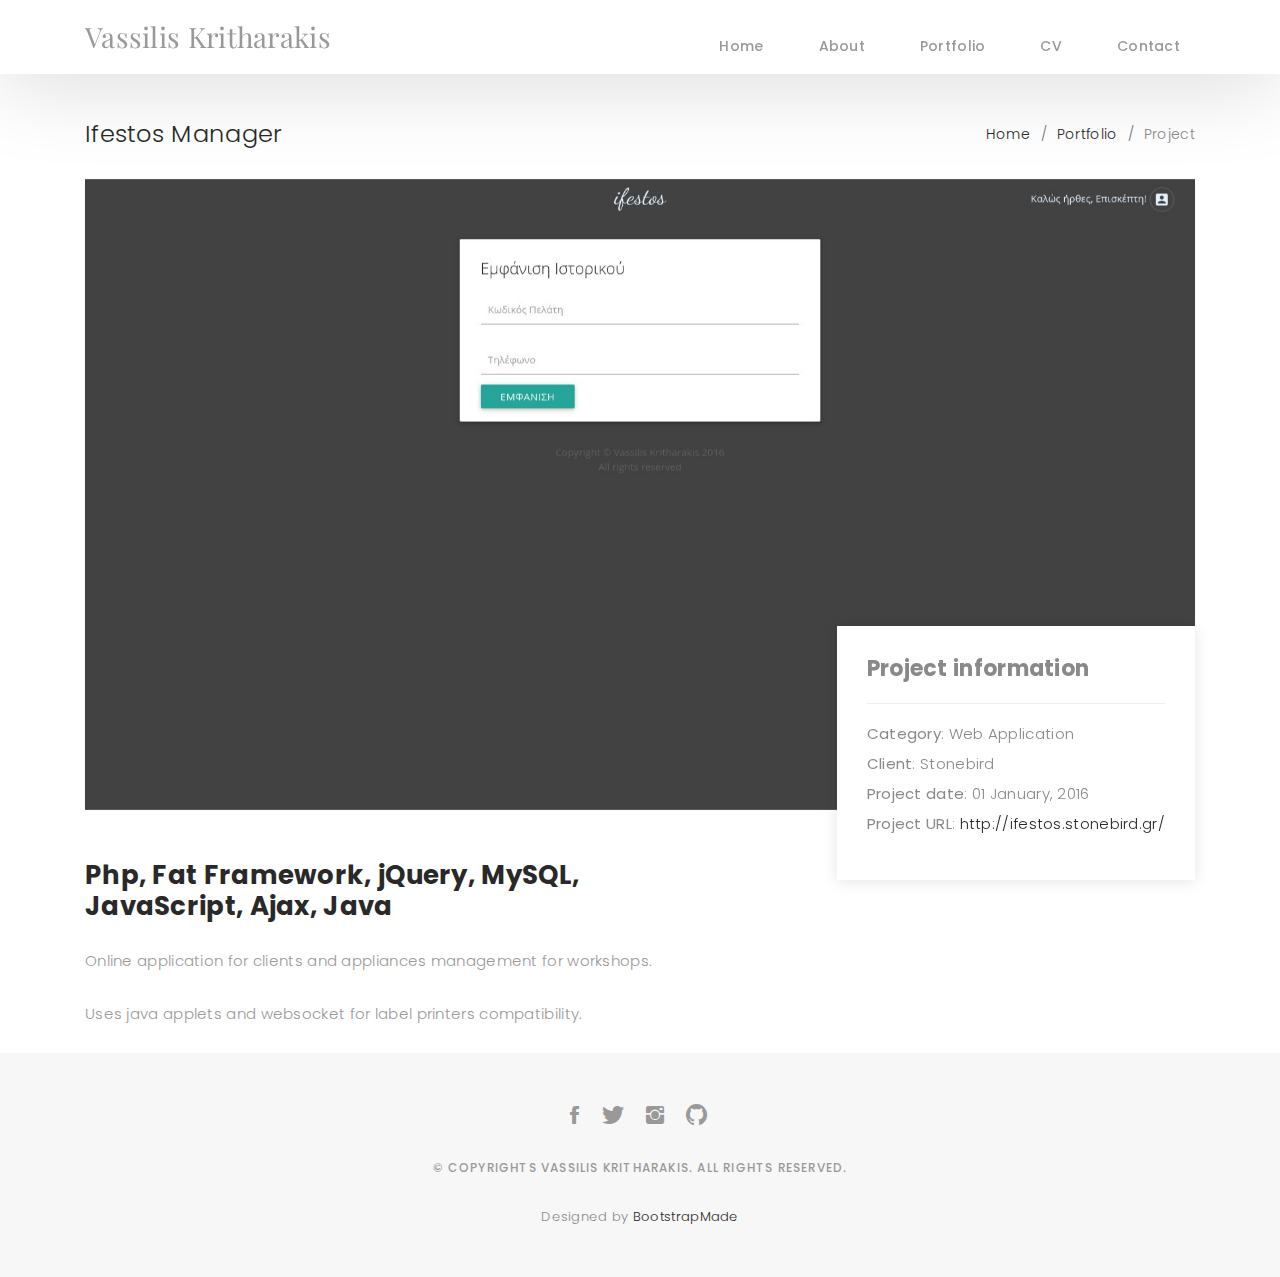
<file: portfolio-ifestos.html>
<!DOCTYPE html>
<html lang="en">

<head>
  <meta charset="utf-8">
  <meta content="width=device-width, initial-scale=1.0" name="viewport">

  <title>Portfolio Details - Ifestos Manager</title>
  <meta content="" name="descriptison">
  <meta content="" name="keywords">

  <!-- Favicons -->
  <link href="assets/img/favicon.png" rel="icon">
  <link href="assets/img/apple-touch-icon.png" rel="apple-touch-icon">

  <!-- Google Fonts -->
  <link href="https://fonts.googleapis.com/css?family=Poppins:300,300i,400,400i,500,500i,600,600i,700,700i|Playfair+Display:400,400i,500,500i,600,600i,700,700i,900,900i" rel="stylesheet">

  <!-- Vendor CSS Files -->
  <link href="assets/vendor/bootstrap/css/bootstrap.min.css" rel="stylesheet">
  <link href="assets/vendor/hover/hover.min.css" rel="stylesheet">
  <link href="assets/vendor/ionicons/css/ionicons.min.css" rel="stylesheet">
  <link href="assets/vendor/boxicons/css/boxicons.min.css" rel="stylesheet">
  <link href="assets/vendor/venobox/venobox.css" rel="stylesheet">
  <link href="assets/vendor/owl.carousel/assets/owl.carousel.min.css" rel="stylesheet">

  <!-- Template Main CSS File -->
  <link href="assets/css/style.css" rel="stylesheet">

  <!-- =======================================================
  * Template Name: Folio - v2.1.0
  * Template URL: https://bootstrapmade.com/folio-bootstrap-portfolio-template/
  * Author: BootstrapMade.com
  * License: https://bootstrapmade.com/license/
  ======================================================== -->
</head>

<body>

  <!-- ======= Navbar ======= -->
  <nav id="main-nav" class="subpage-nav">
    <div class="row">
      <div class="container">

        <div class="logo">
          <a href="index.html">Vassilis Kritharakis</a>
        </div>

        <div class="responsive"><i data-icon="m" class="ion-navicon-round"></i></div>

        <ul class="nav-menu list-unstyled">
          <li><a href="index.html" class="smoothScroll">Home</a></li>
          <li><a href="index.html#about" class="smoothScroll">About</a></li>
          <li><a href="index.html#portfolio" class="smoothScroll">Portfolio</a></li>
          <li><a href="vassilis-kritharakis.pdf">CV</a></li>
          <li><a href="index.html#contact" class="smoothScroll">Contact</a></li>
        </ul>

      </div>
    </div>
  </nav><!-- End Navbar -->

  <main id="main">

    <!-- ======= Breadcrumbs Section ======= -->
    <section class="breadcrumbs">
      <div class="container">

        <div class="d-flex justify-content-between align-items-center">
          <h2>Ifestos Manager</h2>
          <ol>
            <li><a href="index.html">Home</a></li>
            <li><a href="index.html#portfolio">Portfolio</a></li>
            <li>Project</li>
          </ol>
        </div>

      </div>
    </section><!-- Breadcrumbs Section -->

    <!-- ======= Portfolio Details Section ======= -->
    <section class="portfolio-details">
      <div class="container">

        <div class="portfolio-details-container">

          <div class="owl-carousel portfolio-details-carousel">
            <img src="assets/img/portfolio/ifestos.jpg" class="img-fluid" alt="">
          </div>

          <div class="portfolio-info">
            <h3>Project information</h3>
            <ul>
              <li><strong>Category</strong>: Web Application</li>
              <li><strong>Client</strong>: Stonebird</li>
              <li><strong>Project date</strong>: 01 January, 2016</li>
              <li><strong>Project URL</strong>: <a href="http://ifestos.stonebird.gr/">http://ifestos.stonebird.gr/</a></li>
            </ul>
          </div>

        </div>

        <div class="portfolio-description">
          <h2>Php, Fat Framework, jQuery, MySQL, JavaScript, Ajax, Java</h2>
          <p>Online application for clients and appliances management for workshops. </p>
          <p>Uses java applets and websocket for label printers compatibility. </p>
        </div>
      </div>
    </section><!-- End Portfolio Details Section -->

  </main><!-- End #main -->

  <!-- ======= Footer ======= -->
  <div id="footer" class="text-center">
    <div class="container">
      <div class="socials-media text-center">

        <ul class="list-unstyled">
          <li><a href="https://www.facebook.com/profile.php?id=100035357295824"><i class="ion-social-facebook"></i></a></li>
          <li><a href="https://twitter.com/VassilisDev"><i class="ion-social-twitter"></i></a></li>
          <li><a href="https://www.instagram.com/vassilis.dev/"><i class="ion-social-instagram"></i></a></li>
          <li><a href="https://github.com/bkrith"><i class="ion-social-github"></i></a></li>
        </ul>

      </div>

      <p>&copy; Copyrights Vassilis Kritharakis. All rights reserved.</p>

      <div class="credits">
        <!--
        All the links in the footer should remain intact.
        You can delete the links only if you purchased the pro version.
        Licensing information: https://bootstrapmade.com/license/
        Purchase the pro version with working PHP/AJAX contact form: https://bootstrapmade.com/buy/?theme=Folio
      -->
        Designed by <a href="https://bootstrapmade.com/">BootstrapMade</a>
      </div>

    </div>
  </div><!-- End Footer -->

  <!-- Vendor JS Files -->
  <script src="assets/vendor/jquery/jquery.min.js"></script>
  <script src="assets/vendor/bootstrap/js/bootstrap.bundle.min.js"></script>
  <script src="assets/vendor/jquery.easing/jquery.easing.min.js"></script>
  <script src="assets/vendor/php-email-form/validate.js"></script>
  <script src="assets/vendor/typed/typed.js"></script>
  <script src="assets/vendor/jquery-sticky/jquery.sticky.js"></script>
  <script src="assets/vendor/isotope-layout/isotope.pkgd.min.js"></script>
  <script src="assets/vendor/venobox/venobox.min.js"></script>
  <script src="assets/vendor/owl.carousel/owl.carousel.min.js"></script>

  <!-- Template Main JS File -->
  <script src="assets/js/main.js"></script>

</body>

</html>
</file>
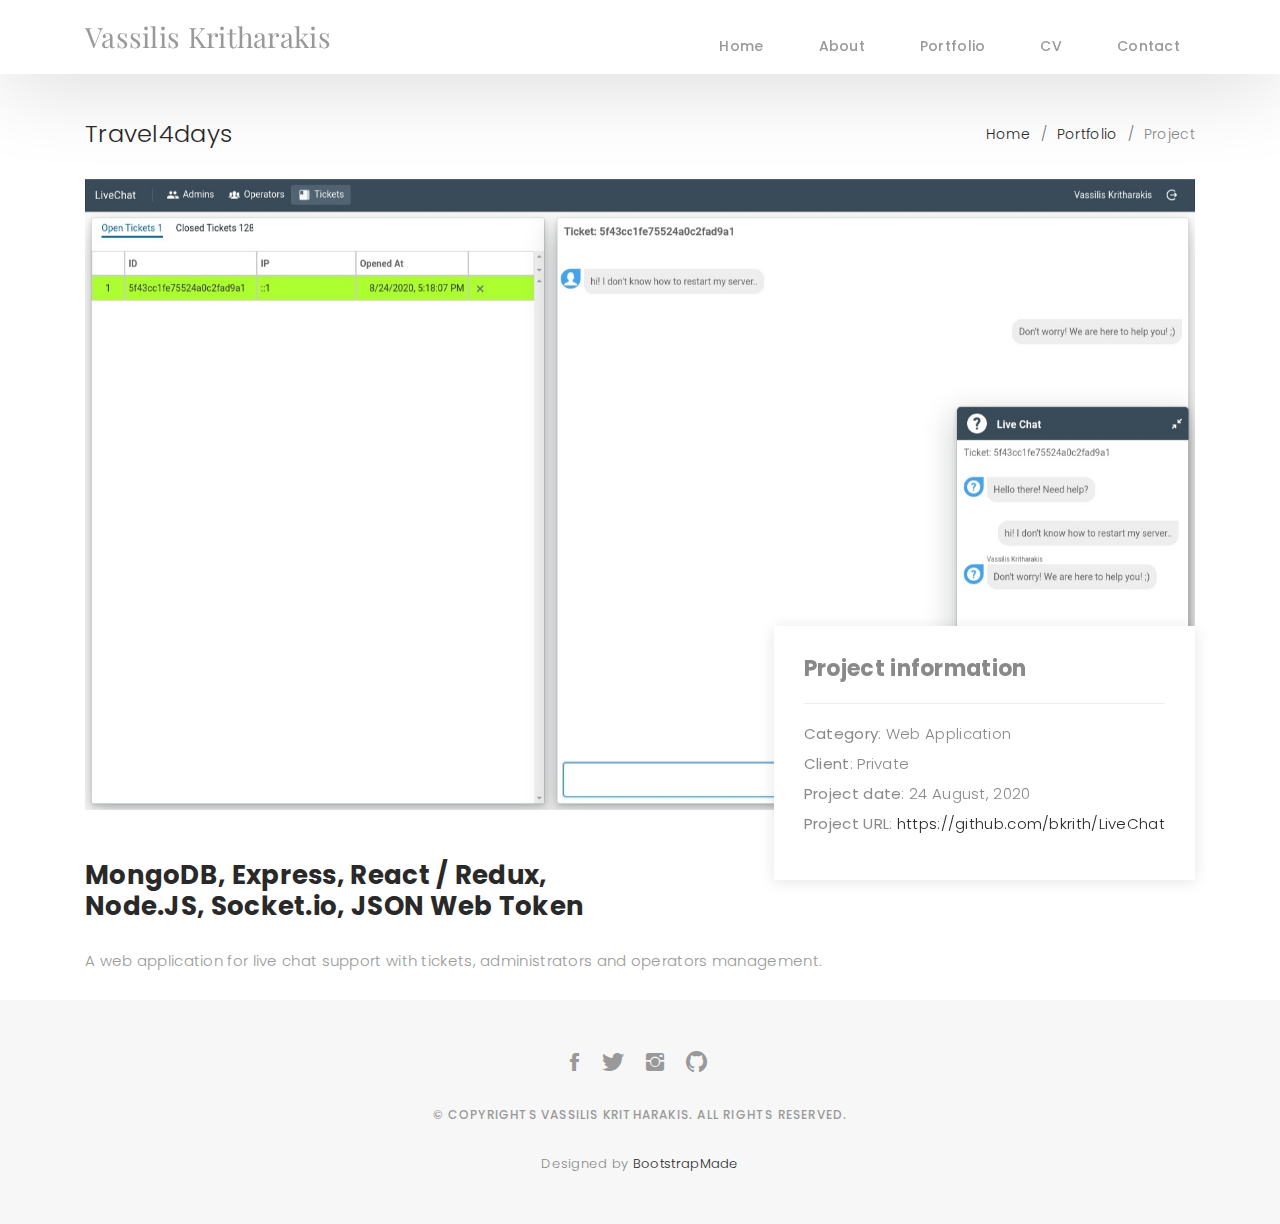
<file: portfolio-livechat.html>
<!DOCTYPE html>
<html lang="en">

<head>
  <meta charset="utf-8">
  <meta content="width=device-width, initial-scale=1.0" name="viewport">

  <title>Portfolio Details - Travel4days</title>
  <meta content="" name="descriptison">
  <meta content="" name="keywords">

  <!-- Favicons -->
  <link href="assets/img/favicon.png" rel="icon">
  <link href="assets/img/apple-touch-icon.png" rel="apple-touch-icon">

  <!-- Google Fonts -->
  <link href="https://fonts.googleapis.com/css?family=Poppins:300,300i,400,400i,500,500i,600,600i,700,700i|Playfair+Display:400,400i,500,500i,600,600i,700,700i,900,900i" rel="stylesheet">

  <!-- Vendor CSS Files -->
  <link href="assets/vendor/bootstrap/css/bootstrap.min.css" rel="stylesheet">
  <link href="assets/vendor/hover/hover.min.css" rel="stylesheet">
  <link href="assets/vendor/ionicons/css/ionicons.min.css" rel="stylesheet">
  <link href="assets/vendor/boxicons/css/boxicons.min.css" rel="stylesheet">
  <link href="assets/vendor/venobox/venobox.css" rel="stylesheet">
  <link href="assets/vendor/owl.carousel/assets/owl.carousel.min.css" rel="stylesheet">

  <!-- Template Main CSS File -->
  <link href="assets/css/style.css" rel="stylesheet">

  <!-- =======================================================
  * Template Name: Folio - v2.1.0
  * Template URL: https://bootstrapmade.com/folio-bootstrap-portfolio-template/
  * Author: BootstrapMade.com
  * License: https://bootstrapmade.com/license/
  ======================================================== -->
</head>

<body>

  <!-- ======= Navbar ======= -->
  <nav id="main-nav" class="subpage-nav">
    <div class="row">
      <div class="container">

        <div class="logo">
          <a href="index.html">Vassilis Kritharakis</a>
        </div>

        <div class="responsive"><i data-icon="m" class="ion-navicon-round"></i></div>

        <ul class="nav-menu list-unstyled">
          <li><a href="index.html" class="smoothScroll">Home</a></li>
          <li><a href="index.html#about" class="smoothScroll">About</a></li>
          <li><a href="index.html#portfolio" class="smoothScroll">Portfolio</a></li>
          <li><a href="vassilis-kritharakis.pdf">CV</a></li>
          <li><a href="index.html#contact" class="smoothScroll">Contact</a></li>
        </ul>

      </div>
    </div>
  </nav><!-- End Navbar -->

  <main id="main">

    <!-- ======= Breadcrumbs Section ======= -->
    <section class="breadcrumbs">
      <div class="container">

        <div class="d-flex justify-content-between align-items-center">
          <h2>Travel4days</h2>
          <ol>
            <li><a href="index.html">Home</a></li>
            <li><a href="index.html#portfolio">Portfolio</a></li>
            <li>Project</li>
          </ol>
        </div>

      </div>
    </section><!-- Breadcrumbs Section -->

    <!-- ======= Portfolio Details Section ======= -->
    <section class="portfolio-details">
      <div class="container">

        <div class="portfolio-details-container">

          <div class="owl-carousel portfolio-details-carousel">
            <img src="assets/img/portfolio/livechat.jpg" class="img-fluid" alt="">
          </div>

          <div class="portfolio-info">
            <h3>Project information</h3>
            <ul>
              <li><strong>Category</strong>: Web Application</li>
              <li><strong>Client</strong>: Private</li>
              <li><strong>Project date</strong>: 24 August, 2020</li>
              <li><strong>Project URL</strong>: <a href="https://github.com/bkrith/LiveChat">https://github.com/bkrith/LiveChat</a></li>
            </ul>
          </div>

        </div>

        <div class="portfolio-description">
          <h2>MongoDB, Express, React / Redux, Node.JS, Socket.io, JSON Web Token</h2>
          <p>A web application for live chat support with tickets, administrators and operators management. </p>
        </div>
      </div>
    </section><!-- End Portfolio Details Section -->

  </main><!-- End #main -->

  <!-- ======= Footer ======= -->
  <div id="footer" class="text-center">
    <div class="container">
      <div class="socials-media text-center">

        <ul class="list-unstyled">
          <li><a href="https://www.facebook.com/profile.php?id=100035357295824"><i class="ion-social-facebook"></i></a></li>
          <li><a href="https://twitter.com/VassilisDev"><i class="ion-social-twitter"></i></a></li>
          <li><a href="https://www.instagram.com/vassilis.dev/"><i class="ion-social-instagram"></i></a></li>
          <li><a href="https://github.com/bkrith"><i class="ion-social-github"></i></a></li>
        </ul>

      </div>

      <p>&copy; Copyrights Vassilis Kritharakis. All rights reserved.</p>

      <div class="credits">
        <!--
        All the links in the footer should remain intact.
        You can delete the links only if you purchased the pro version.
        Licensing information: https://bootstrapmade.com/license/
        Purchase the pro version with working PHP/AJAX contact form: https://bootstrapmade.com/buy/?theme=Folio
      -->
        Designed by <a href="https://bootstrapmade.com/">BootstrapMade</a>
      </div>

    </div>
  </div><!-- End Footer -->

  <!-- Vendor JS Files -->
  <script src="assets/vendor/jquery/jquery.min.js"></script>
  <script src="assets/vendor/bootstrap/js/bootstrap.bundle.min.js"></script>
  <script src="assets/vendor/jquery.easing/jquery.easing.min.js"></script>
  <script src="assets/vendor/php-email-form/validate.js"></script>
  <script src="assets/vendor/typed/typed.js"></script>
  <script src="assets/vendor/jquery-sticky/jquery.sticky.js"></script>
  <script src="assets/vendor/isotope-layout/isotope.pkgd.min.js"></script>
  <script src="assets/vendor/venobox/venobox.min.js"></script>
  <script src="assets/vendor/owl.carousel/owl.carousel.min.js"></script>

  <!-- Template Main JS File -->
  <script src="assets/js/main.js"></script>

</body>

</html>
</file>
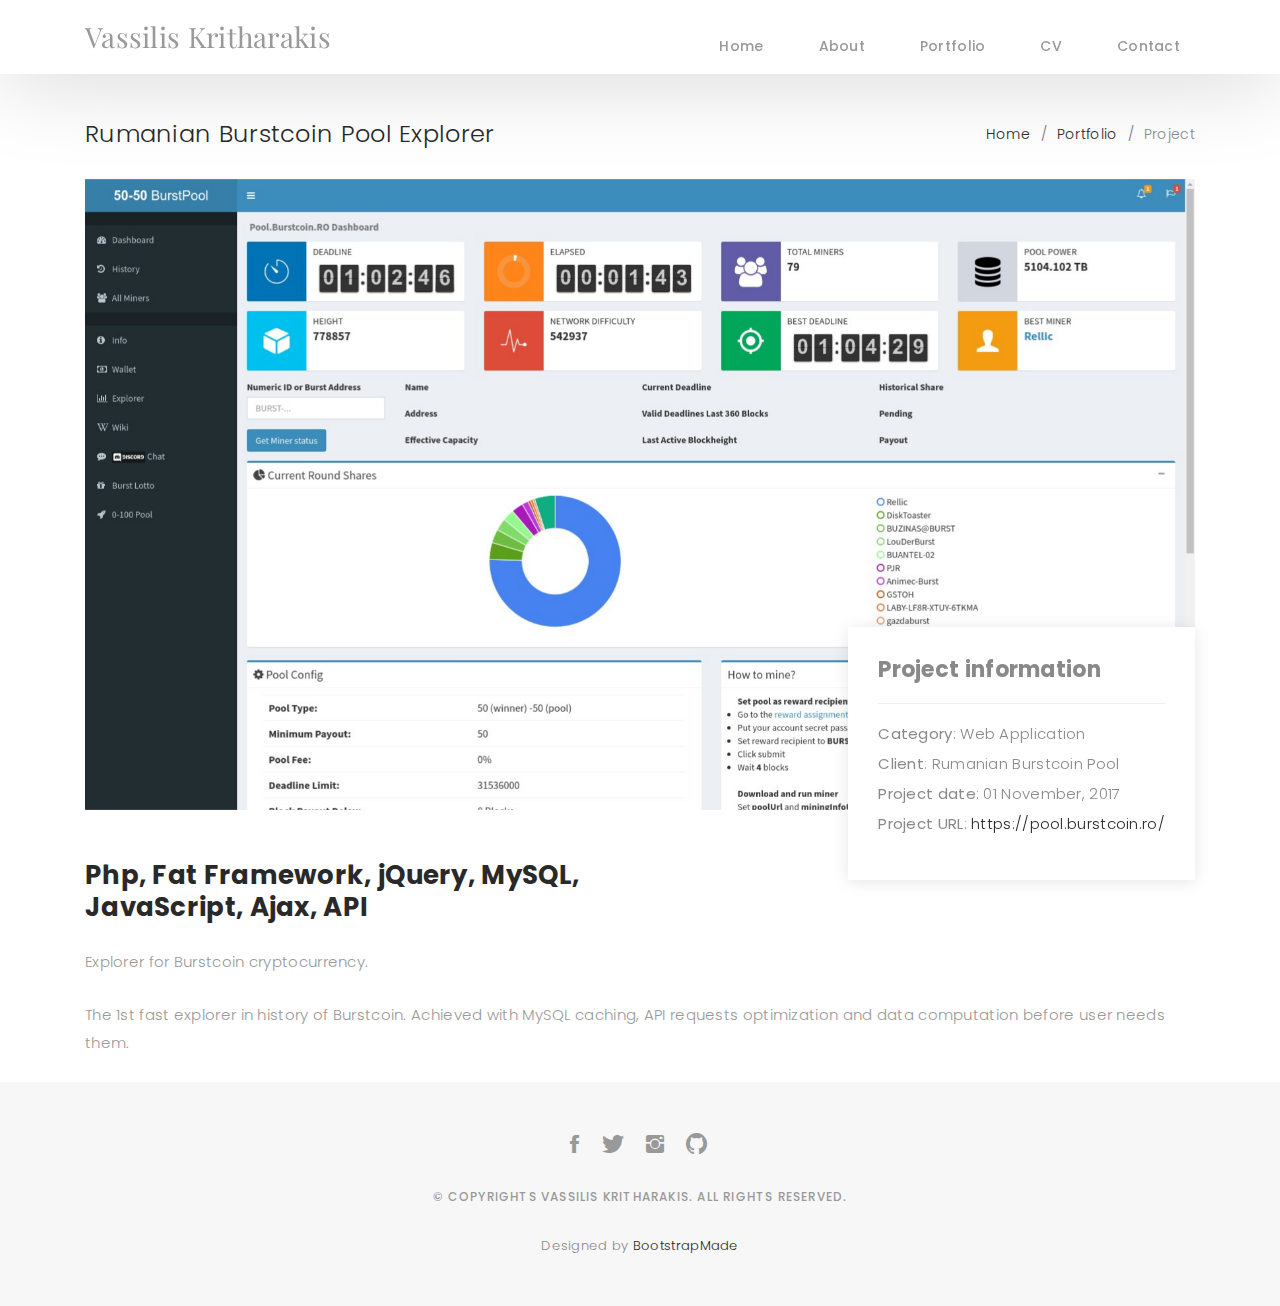
<file: portfolio-ropool.html>
<!DOCTYPE html>
<html lang="en">

<head>
  <meta charset="utf-8">
  <meta content="width=device-width, initial-scale=1.0" name="viewport">

  <title>Portfolio Details - Rumanian Burstcoin Pool Explorer</title>
  <meta content="" name="descriptison">
  <meta content="" name="keywords">

  <!-- Favicons -->
  <link href="assets/img/favicon.png" rel="icon">
  <link href="assets/img/apple-touch-icon.png" rel="apple-touch-icon">

  <!-- Google Fonts -->
  <link href="https://fonts.googleapis.com/css?family=Poppins:300,300i,400,400i,500,500i,600,600i,700,700i|Playfair+Display:400,400i,500,500i,600,600i,700,700i,900,900i" rel="stylesheet">

  <!-- Vendor CSS Files -->
  <link href="assets/vendor/bootstrap/css/bootstrap.min.css" rel="stylesheet">
  <link href="assets/vendor/hover/hover.min.css" rel="stylesheet">
  <link href="assets/vendor/ionicons/css/ionicons.min.css" rel="stylesheet">
  <link href="assets/vendor/boxicons/css/boxicons.min.css" rel="stylesheet">
  <link href="assets/vendor/venobox/venobox.css" rel="stylesheet">
  <link href="assets/vendor/owl.carousel/assets/owl.carousel.min.css" rel="stylesheet">

  <!-- Template Main CSS File -->
  <link href="assets/css/style.css" rel="stylesheet">

  <!-- =======================================================
  * Template Name: Folio - v2.1.0
  * Template URL: https://bootstrapmade.com/folio-bootstrap-portfolio-template/
  * Author: BootstrapMade.com
  * License: https://bootstrapmade.com/license/
  ======================================================== -->
</head>

<body>

  <!-- ======= Navbar ======= -->
  <nav id="main-nav" class="subpage-nav">
    <div class="row">
      <div class="container">

        <div class="logo">
          <a href="index.html">Vassilis Kritharakis</a>
        </div>

        <div class="responsive"><i data-icon="m" class="ion-navicon-round"></i></div>

        <ul class="nav-menu list-unstyled">
          <li><a href="index.html" class="smoothScroll">Home</a></li>
          <li><a href="index.html#about" class="smoothScroll">About</a></li>
          <li><a href="index.html#portfolio" class="smoothScroll">Portfolio</a></li>
          <li><a href="vassilis-kritharakis.pdf">CV</a></li>
          <li><a href="index.html#contact" class="smoothScroll">Contact</a></li>
        </ul>

      </div>
    </div>
  </nav><!-- End Navbar -->

  <main id="main">

    <!-- ======= Breadcrumbs Section ======= -->
    <section class="breadcrumbs">
      <div class="container">

        <div class="d-flex justify-content-between align-items-center">
          <h2>Rumanian Burstcoin Pool Explorer</h2>
          <ol>
            <li><a href="index.html">Home</a></li>
            <li><a href="index.html#portfolio">Portfolio</a></li>
            <li>Project</li>
          </ol>
        </div>

      </div>
    </section><!-- Breadcrumbs Section -->

    <!-- ======= Portfolio Details Section ======= -->
    <section class="portfolio-details">
      <div class="container">

        <div class="portfolio-details-container">

          <div class="owl-carousel portfolio-details-carousel">
            <img src="assets/img/portfolio/ropool.jpg" class="img-fluid" alt="">
          </div>

          <div class="portfolio-info">
            <h3>Project information</h3>
            <ul>
              <li><strong>Category</strong>: Web Application</li>
              <li><strong>Client</strong>: Rumanian Burstcoin Pool</li>
              <li><strong>Project date</strong>: 01 November, 2017</li>
              <li><strong>Project URL</strong>: <a href="https://pool.burstcoin.ro/">https://pool.burstcoin.ro/</a></li>
            </ul>
          </div>

        </div>

        <div class="portfolio-description">
          <h2>Php, Fat Framework, jQuery, MySQL, JavaScript, Ajax, API</h2>
          <p>Explorer for Burstcoin cryptocurrency. </p>
          <p>The 1st fast explorer in history of Burstcoin. Achieved with MySQL caching, API requests optimization and data computation before user needs them. </p>
        </div>
      </div>
    </section><!-- End Portfolio Details Section -->

  </main><!-- End #main -->

  <!-- ======= Footer ======= -->
  <div id="footer" class="text-center">
    <div class="container">
      <div class="socials-media text-center">

        <ul class="list-unstyled">
          <li><a href="https://www.facebook.com/profile.php?id=100035357295824"><i class="ion-social-facebook"></i></a></li>
          <li><a href="https://twitter.com/VassilisDev"><i class="ion-social-twitter"></i></a></li>
          <li><a href="https://www.instagram.com/vassilis.dev/"><i class="ion-social-instagram"></i></a></li>
          <li><a href="https://github.com/bkrith"><i class="ion-social-github"></i></a></li>
        </ul>

      </div>

      <p>&copy; Copyrights Vassilis Kritharakis. All rights reserved.</p>

      <div class="credits">
        <!--
        All the links in the footer should remain intact.
        You can delete the links only if you purchased the pro version.
        Licensing information: https://bootstrapmade.com/license/
        Purchase the pro version with working PHP/AJAX contact form: https://bootstrapmade.com/buy/?theme=Folio
      -->
        Designed by <a href="https://bootstrapmade.com/">BootstrapMade</a>
      </div>

    </div>
  </div><!-- End Footer -->

  <!-- Vendor JS Files -->
  <script src="assets/vendor/jquery/jquery.min.js"></script>
  <script src="assets/vendor/bootstrap/js/bootstrap.bundle.min.js"></script>
  <script src="assets/vendor/jquery.easing/jquery.easing.min.js"></script>
  <script src="assets/vendor/php-email-form/validate.js"></script>
  <script src="assets/vendor/typed/typed.js"></script>
  <script src="assets/vendor/jquery-sticky/jquery.sticky.js"></script>
  <script src="assets/vendor/isotope-layout/isotope.pkgd.min.js"></script>
  <script src="assets/vendor/venobox/venobox.min.js"></script>
  <script src="assets/vendor/owl.carousel/owl.carousel.min.js"></script>

  <!-- Template Main JS File -->
  <script src="assets/js/main.js"></script>

</body>

</html>
</file>
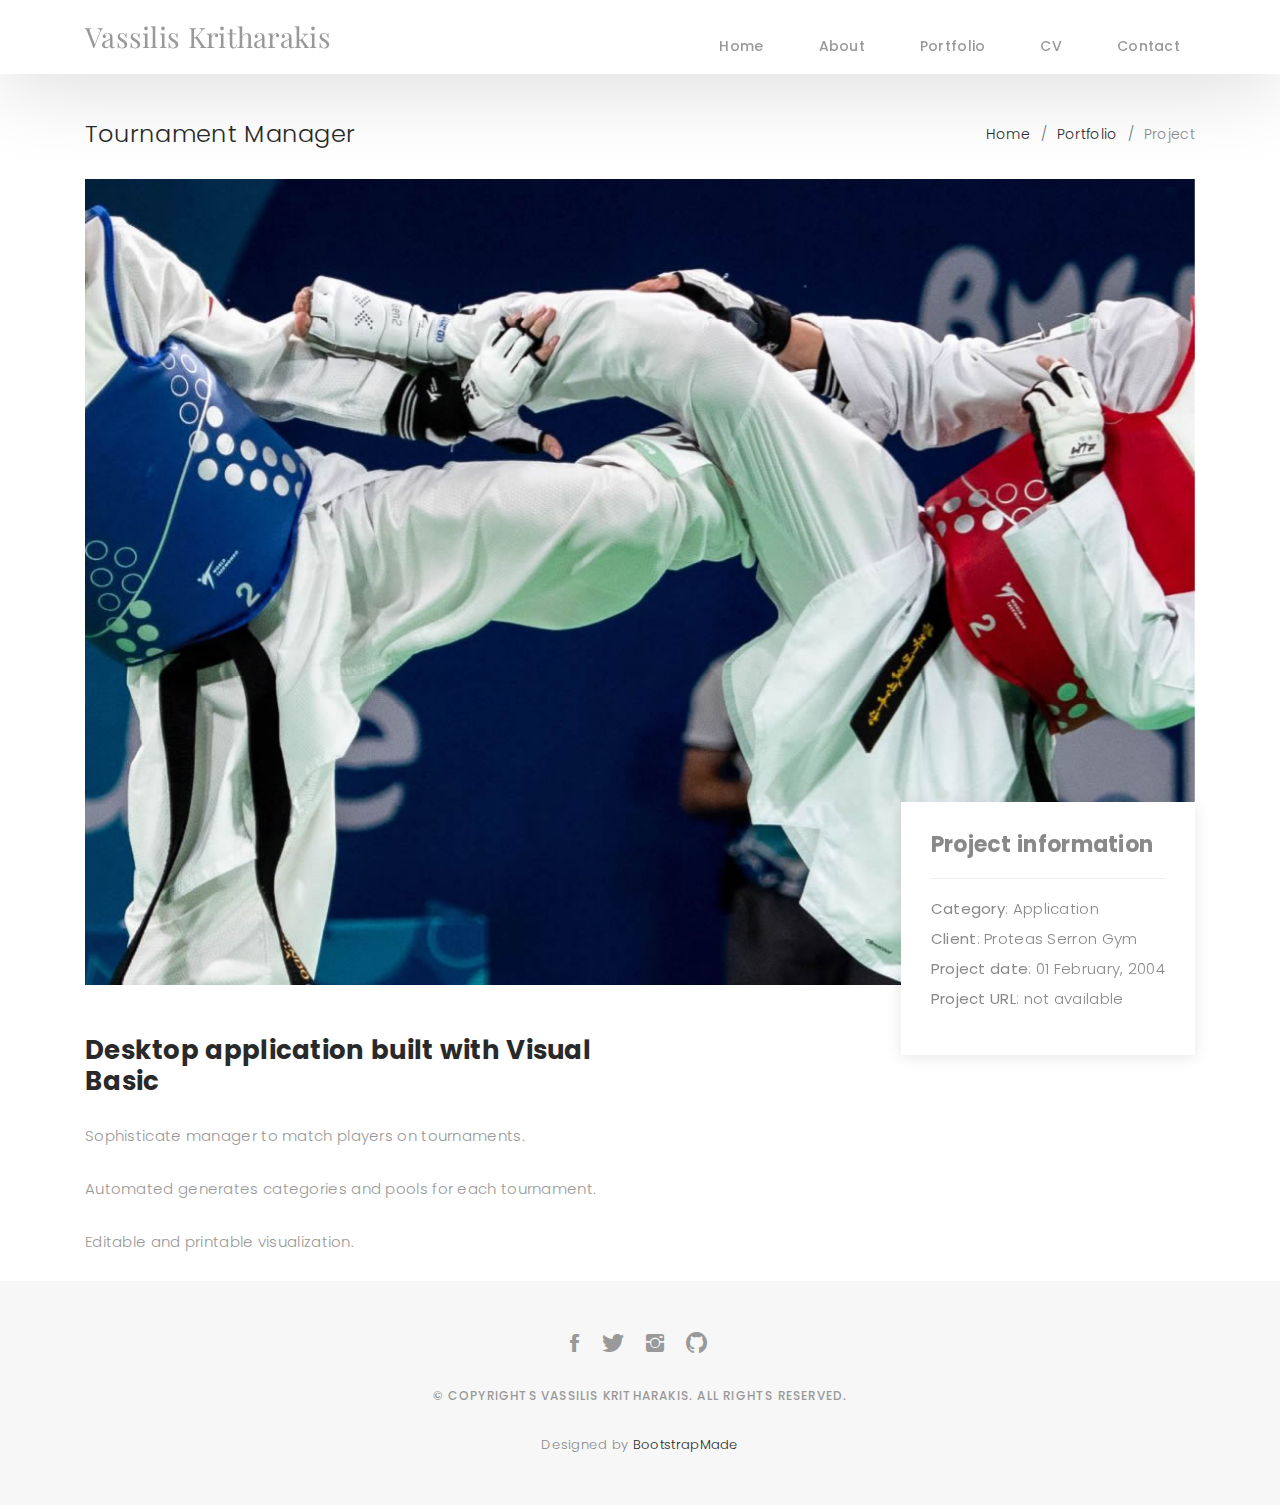
<file: portfolio-tournament.html>
<!DOCTYPE html>
<html lang="en">

<head>
  <meta charset="utf-8">
  <meta content="width=device-width, initial-scale=1.0" name="viewport">

  <title>Portfolio Details - Tournament Manager</title>
  <meta content="" name="descriptison">
  <meta content="" name="keywords">

  <!-- Favicons -->
  <link href="assets/img/favicon.png" rel="icon">
  <link href="assets/img/apple-touch-icon.png" rel="apple-touch-icon">

  <!-- Google Fonts -->
  <link href="https://fonts.googleapis.com/css?family=Poppins:300,300i,400,400i,500,500i,600,600i,700,700i|Playfair+Display:400,400i,500,500i,600,600i,700,700i,900,900i" rel="stylesheet">

  <!-- Vendor CSS Files -->
  <link href="assets/vendor/bootstrap/css/bootstrap.min.css" rel="stylesheet">
  <link href="assets/vendor/hover/hover.min.css" rel="stylesheet">
  <link href="assets/vendor/ionicons/css/ionicons.min.css" rel="stylesheet">
  <link href="assets/vendor/boxicons/css/boxicons.min.css" rel="stylesheet">
  <link href="assets/vendor/venobox/venobox.css" rel="stylesheet">
  <link href="assets/vendor/owl.carousel/assets/owl.carousel.min.css" rel="stylesheet">

  <!-- Template Main CSS File -->
  <link href="assets/css/style.css" rel="stylesheet">

  <!-- =======================================================
  * Template Name: Folio - v2.1.0
  * Template URL: https://bootstrapmade.com/folio-bootstrap-portfolio-template/
  * Author: BootstrapMade.com
  * License: https://bootstrapmade.com/license/
  ======================================================== -->
</head>

<body>

  <!-- ======= Navbar ======= -->
  <nav id="main-nav" class="subpage-nav">
    <div class="row">
      <div class="container">

        <div class="logo">
          <a href="index.html">Vassilis Kritharakis</a>
        </div>

        <div class="responsive"><i data-icon="m" class="ion-navicon-round"></i></div>

        <ul class="nav-menu list-unstyled">
          <li><a href="index.html" class="smoothScroll">Home</a></li>
          <li><a href="index.html#about" class="smoothScroll">About</a></li>
          <li><a href="index.html#portfolio" class="smoothScroll">Portfolio</a></li>
          <li><a href="vassilis-kritharakis.pdf">CV</a></li>
          <li><a href="index.html#contact" class="smoothScroll">Contact</a></li>
        </ul>

      </div>
    </div>
  </nav><!-- End Navbar -->

  <main id="main">

    <!-- ======= Breadcrumbs Section ======= -->
    <section class="breadcrumbs">
      <div class="container">

        <div class="d-flex justify-content-between align-items-center">
          <h2>Tournament Manager</h2>
          <ol>
            <li><a href="index.html">Home</a></li>
            <li><a href="index.html#portfolio">Portfolio</a></li>
            <li>Project</li>
          </ol>
        </div>

      </div>
    </section><!-- Breadcrumbs Section -->

    <!-- ======= Portfolio Details Section ======= -->
    <section class="portfolio-details">
      <div class="container">

        <div class="portfolio-details-container">

          <div class="owl-carousel portfolio-details-carousel">
            <img src="assets/img/portfolio/tournament.jpg" class="img-fluid" alt="">
          </div>

          <div class="portfolio-info">
            <h3>Project information</h3>
            <ul>
              <li><strong>Category</strong>: Application</li>
              <li><strong>Client</strong>: Proteas Serron Gym</li>
              <li><strong>Project date</strong>: 01 February, 2004</li>
              <li><strong>Project URL</strong>: not available</li>
            </ul>
          </div>

        </div>

        <div class="portfolio-description">
          <h2>Desktop application built with Visual Basic</h2>
          <p>Sophisticate manager to match players on tournaments. </p>
          <p>Automated generates categories and pools for each tournament. </p>
          <p>Editable and printable visualization. </p>
        </div>
      </div>
    </section><!-- End Portfolio Details Section -->

  </main><!-- End #main -->

  <!-- ======= Footer ======= -->
  <div id="footer" class="text-center">
    <div class="container">
      <div class="socials-media text-center">

        <ul class="list-unstyled">
          <li><a href="https://www.facebook.com/profile.php?id=100035357295824"><i class="ion-social-facebook"></i></a></li>
          <li><a href="https://twitter.com/VassilisDev"><i class="ion-social-twitter"></i></a></li>
          <li><a href="https://www.instagram.com/vassilis.dev/"><i class="ion-social-instagram"></i></a></li>
          <li><a href="https://github.com/bkrith"><i class="ion-social-github"></i></a></li>
        </ul>

      </div>

      <p>&copy; Copyrights Vassilis Kritharakis. All rights reserved.</p>

      <div class="credits">
        <!--
        All the links in the footer should remain intact.
        You can delete the links only if you purchased the pro version.
        Licensing information: https://bootstrapmade.com/license/
        Purchase the pro version with working PHP/AJAX contact form: https://bootstrapmade.com/buy/?theme=Folio
      -->
        Designed by <a href="https://bootstrapmade.com/">BootstrapMade</a>
      </div>

    </div>
  </div><!-- End Footer -->

  <!-- Vendor JS Files -->
  <script src="assets/vendor/jquery/jquery.min.js"></script>
  <script src="assets/vendor/bootstrap/js/bootstrap.bundle.min.js"></script>
  <script src="assets/vendor/jquery.easing/jquery.easing.min.js"></script>
  <script src="assets/vendor/php-email-form/validate.js"></script>
  <script src="assets/vendor/typed/typed.js"></script>
  <script src="assets/vendor/jquery-sticky/jquery.sticky.js"></script>
  <script src="assets/vendor/isotope-layout/isotope.pkgd.min.js"></script>
  <script src="assets/vendor/venobox/venobox.min.js"></script>
  <script src="assets/vendor/owl.carousel/owl.carousel.min.js"></script>

  <!-- Template Main JS File -->
  <script src="assets/js/main.js"></script>

</body>

</html>
</file>
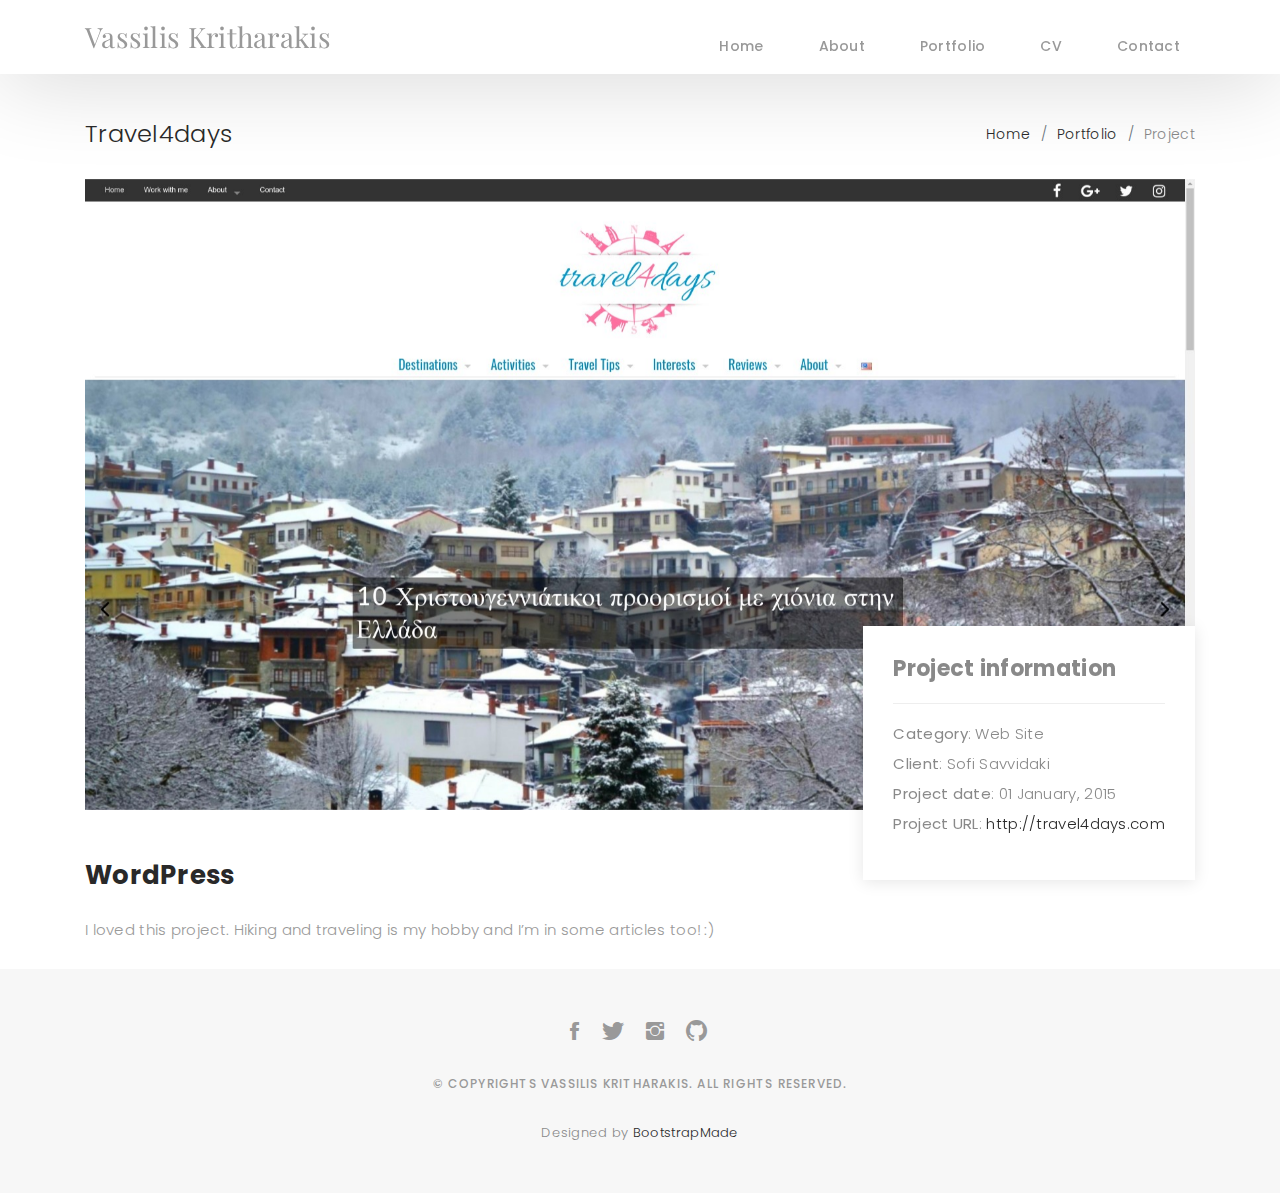
<file: portfolio-travel4days.html>
<!DOCTYPE html>
<html lang="en">

<head>
  <meta charset="utf-8">
  <meta content="width=device-width, initial-scale=1.0" name="viewport">

  <title>Portfolio Details - Travel4days</title>
  <meta content="" name="descriptison">
  <meta content="" name="keywords">

  <!-- Favicons -->
  <link href="assets/img/favicon.png" rel="icon">
  <link href="assets/img/apple-touch-icon.png" rel="apple-touch-icon">

  <!-- Google Fonts -->
  <link href="https://fonts.googleapis.com/css?family=Poppins:300,300i,400,400i,500,500i,600,600i,700,700i|Playfair+Display:400,400i,500,500i,600,600i,700,700i,900,900i" rel="stylesheet">

  <!-- Vendor CSS Files -->
  <link href="assets/vendor/bootstrap/css/bootstrap.min.css" rel="stylesheet">
  <link href="assets/vendor/hover/hover.min.css" rel="stylesheet">
  <link href="assets/vendor/ionicons/css/ionicons.min.css" rel="stylesheet">
  <link href="assets/vendor/boxicons/css/boxicons.min.css" rel="stylesheet">
  <link href="assets/vendor/venobox/venobox.css" rel="stylesheet">
  <link href="assets/vendor/owl.carousel/assets/owl.carousel.min.css" rel="stylesheet">

  <!-- Template Main CSS File -->
  <link href="assets/css/style.css" rel="stylesheet">

  <!-- =======================================================
  * Template Name: Folio - v2.1.0
  * Template URL: https://bootstrapmade.com/folio-bootstrap-portfolio-template/
  * Author: BootstrapMade.com
  * License: https://bootstrapmade.com/license/
  ======================================================== -->
</head>

<body>

  <!-- ======= Navbar ======= -->
  <nav id="main-nav" class="subpage-nav">
    <div class="row">
      <div class="container">

        <div class="logo">
          <a href="index.html">Vassilis Kritharakis</a>
        </div>

        <div class="responsive"><i data-icon="m" class="ion-navicon-round"></i></div>

        <ul class="nav-menu list-unstyled">
          <li><a href="index.html" class="smoothScroll">Home</a></li>
          <li><a href="index.html#about" class="smoothScroll">About</a></li>
          <li><a href="index.html#portfolio" class="smoothScroll">Portfolio</a></li>
          <li><a href="vassilis-kritharakis.pdf">CV</a></li>
          <li><a href="index.html#contact" class="smoothScroll">Contact</a></li>
        </ul>

      </div>
    </div>
  </nav><!-- End Navbar -->

  <main id="main">

    <!-- ======= Breadcrumbs Section ======= -->
    <section class="breadcrumbs">
      <div class="container">

        <div class="d-flex justify-content-between align-items-center">
          <h2>Travel4days</h2>
          <ol>
            <li><a href="index.html">Home</a></li>
            <li><a href="index.html#portfolio">Portfolio</a></li>
            <li>Project</li>
          </ol>
        </div>

      </div>
    </section><!-- Breadcrumbs Section -->

    <!-- ======= Portfolio Details Section ======= -->
    <section class="portfolio-details">
      <div class="container">

        <div class="portfolio-details-container">

          <div class="owl-carousel portfolio-details-carousel">
            <img src="assets/img/portfolio/travel4days.jpg" class="img-fluid" alt="">
          </div>

          <div class="portfolio-info">
            <h3>Project information</h3>
            <ul>
              <li><strong>Category</strong>: Web Site</li>
              <li><strong>Client</strong>: Sofi Savvidaki</li>
              <li><strong>Project date</strong>: 01 January, 2015</li>
              <li><strong>Project URL</strong>: <a href="http://travel4days.com">http://travel4days.com</a></li>
            </ul>
          </div>

        </div>

        <div class="portfolio-description">
          <h2>WordPress</h2>
          <p>I loved this project. Hiking and traveling is my hobby and I’m in some articles too! :) </p>
        </div>
      </div>
    </section><!-- End Portfolio Details Section -->

  </main><!-- End #main -->

  <!-- ======= Footer ======= -->
  <div id="footer" class="text-center">
    <div class="container">
      <div class="socials-media text-center">

        <ul class="list-unstyled">
          <li><a href="https://www.facebook.com/profile.php?id=100035357295824"><i class="ion-social-facebook"></i></a></li>
          <li><a href="https://twitter.com/VassilisDev"><i class="ion-social-twitter"></i></a></li>
          <li><a href="https://www.instagram.com/vassilis.dev/"><i class="ion-social-instagram"></i></a></li>
          <li><a href="https://github.com/bkrith"><i class="ion-social-github"></i></a></li>
        </ul>

      </div>

      <p>&copy; Copyrights Vassilis Kritharakis. All rights reserved.</p>

      <div class="credits">
        <!--
        All the links in the footer should remain intact.
        You can delete the links only if you purchased the pro version.
        Licensing information: https://bootstrapmade.com/license/
        Purchase the pro version with working PHP/AJAX contact form: https://bootstrapmade.com/buy/?theme=Folio
      -->
        Designed by <a href="https://bootstrapmade.com/">BootstrapMade</a>
      </div>

    </div>
  </div><!-- End Footer -->

  <!-- Vendor JS Files -->
  <script src="assets/vendor/jquery/jquery.min.js"></script>
  <script src="assets/vendor/bootstrap/js/bootstrap.bundle.min.js"></script>
  <script src="assets/vendor/jquery.easing/jquery.easing.min.js"></script>
  <script src="assets/vendor/php-email-form/validate.js"></script>
  <script src="assets/vendor/typed/typed.js"></script>
  <script src="assets/vendor/jquery-sticky/jquery.sticky.js"></script>
  <script src="assets/vendor/isotope-layout/isotope.pkgd.min.js"></script>
  <script src="assets/vendor/venobox/venobox.min.js"></script>
  <script src="assets/vendor/owl.carousel/owl.carousel.min.js"></script>

  <!-- Template Main JS File -->
  <script src="assets/js/main.js"></script>

</body>

</html>
</file>
<file: assets/vendor/venobox/venobox.css>
/* ------ venobox.css --------*/
.vbox-overlay *, .vbox-overlay *:before, .vbox-overlay *:after{
    -webkit-backface-visibility: hidden;
    -webkit-box-sizing:border-box;
    -moz-box-sizing:border-box;
    box-sizing:border-box;
}
.vbox-overlay * { 
    -webkit-backface-visibility: visible;
    backface-visibility: visible;
}
.vbox-overlay{
    display: -webkit-flex;
    display: flex;
    -webkit-flex-direction: column;
    flex-direction: column;
    -webkit-justify-content: center;
    justify-content: center;
    -webkit-align-items: center;
    align-items: center;
    position: fixed;
    left: 0;
    top: 0;
    bottom: 0;
    right: 0;
    z-index: 999999;
}

/* ----- navigation ----- */
.vbox-title{
    width: 100%;
    height: 40px;
    float: left;
    text-align: center;
    line-height: 28px;
    font-size: 12px;
    padding: 6px 50px;
    overflow: hidden;
    position: fixed;
    display: none;
    left: 0;
    z-index: 89;
}
.vbox-close{
    cursor: pointer;
    position: fixed;
    top: -1px;
    right: 0;
    width: 50px;
    height: 40px;
    padding: 6px;
    display: block;
    background-position:10px center;
    overflow: hidden;
    font-size: 24px;
    line-height: 1;
    text-align: center;
    z-index: 99;
}
.vbox-left{
    cursor: pointer;
    position: fixed;
    left: 0;
    height: 40px;
    overflow: hidden;
    line-height: 28px;
    font-size: 12px;
    z-index: 99;
    display: flex;
    align-items:center;
}
.vbox-num{
    display: inline-block;
    margin: 6px 0 6px 15px;
}
/* ----- Social share ----- */
.vbox-share{
    line-height: 28px;
    font-size: 12px;
    overflow: hidden;
    position: fixed;
    left: 0;
    z-index: 98;
    display: flex;
    align-items:center;
    justify-content: center;
    width: 100%;
    text-align: center;
}
.vbox-share svg{
    max-height: 28px;
    width: 28px;
    z-index: 10;
    margin-left: 12px;
    margin-top: 6px;
    margin-bottom: 6px;
    vertical-align: middle;
}


/* ----- navigation ARROWS ----- */
.vbox-next, .vbox-prev{
    position: fixed;
    top: 50%;
    margin-top: -15px;
    overflow: hidden;
    cursor: pointer;
    display: block;
    width: 45px;
    height: 45px;
    z-index: 99;
}
.vbox-next span, .vbox-prev span{
    position: relative;
    width: 20px;
    height: 20px;
    border: 2px solid transparent;
    border-top-color: #B6B6B6;
    border-right-color: #B6B6B6;
    text-indent: -100px;
    position: absolute;
    top: 8px;
    display: block;
}
.vbox-prev{
    left: 15px;
}
.vbox-next{
    right: 15px;
}
.vbox-prev span{
    left: 10px;
    -ms-transform: rotate(-135deg);
    -webkit-transform: rotate(-135deg);
    transform: rotate(-135deg);
}
.vbox-next span{
    -ms-transform: rotate(45deg);
    -webkit-transform: rotate(45deg);
    transform: rotate(45deg);
    right: 10px;
}
/* ------- inline window ------ */
.vbox-inline{
    width: 420px;
    height: 315px;
    height: 70vh;
    padding: 10px;
    background: #fff;
    margin: 0 auto;
    overflow: auto;
    text-align: left;
}
/* ------- Video & iFrames window ------ */
.venoframe{
    max-width: 100%;
    width: 100%;
    border: none;
    width: 100%;
    height: 260px;
    height: 70vh;
}
.venoframe.vbvid{
    height: 260px;
}
@media (min-width: 768px) {
    .venoframe, .vbox-inline{
        width: 90%;
        height: 360px;
        height: 70vh;
    }
    .venoframe.vbvid{
        width: 640px;
        height: 360px;
    }
}
@media (min-width: 992px) {
    .venoframe, .vbox-inline{
        max-width: 1200px;
        width: 80%;
        height: 540px;
        height: 70vh;
    }
    .venoframe.vbvid{
        width: 960px;
        height: 540px;
    }
}
/* 
Please do NOT edit this part! 
or at least read this note: http://i.imgur.com/7C0ws9e.gif
*/
.vbox-open{
    overflow: hidden;
}
.vbox-container{
    position: absolute;
    left: 0;
    right: 0;
    top: 0;
    bottom: 0;
    overflow-x: hidden;
    overflow-y: scroll;
    overflow-scrolling: touch;
    -webkit-overflow-scrolling: touch;
    z-index: 20;
    max-height: 100%;

}

.vbox-content{
    text-align: center;
    float: left;
    width: 100%;
    position: relative;
    overflow: hidden;
    padding: 20px 4%;
}
.vbox-container img{
    max-width: 100%;
    height: auto;
}
.vbox-figlio{
    box-shadow: 0 0 12px rgba(0,0,0,0.19), 0 6px 6px rgba(0,0,0,0.23);
    max-width: 100%;
    text-align: initial;
}
img.vbox-figlio{
    -webkit-user-select: none;
-khtml-user-select: none;
-moz-user-select: none;
-o-user-select: none;
user-select: none;
}
.vbox-content.swipe-left{
    margin-left: -200px !important;
}
.vbox-content.swipe-right{
    margin-left: 200px !important;
}
.vbox-animated{
    webkit-transition: margin 300ms ease-out;
    transition: margin 300ms ease-out;
}

/* ---------- preloader ----------
 * SPINKIT 
 * http://tobiasahlin.com/spinkit/
-------------------------------- */
.sk-double-bounce,.sk-rotating-plane{width:40px;height:40px;margin:40px auto}.sk-rotating-plane{background-color:#333;-webkit-animation:sk-rotatePlane 1.2s infinite ease-in-out;animation:sk-rotatePlane 1.2s infinite ease-in-out}@-webkit-keyframes sk-rotatePlane{0%{-webkit-transform:perspective(120px) rotateX(0) rotateY(0);transform:perspective(120px) rotateX(0) rotateY(0)}50%{-webkit-transform:perspective(120px) rotateX(-180.1deg) rotateY(0);transform:perspective(120px) rotateX(-180.1deg) rotateY(0)}100%{-webkit-transform:perspective(120px) rotateX(-180deg) rotateY(-179.9deg);transform:perspective(120px) rotateX(-180deg) rotateY(-179.9deg)}}@keyframes sk-rotatePlane{0%{-webkit-transform:perspective(120px) rotateX(0) rotateY(0);transform:perspective(120px) rotateX(0) rotateY(0)}50%{-webkit-transform:perspective(120px) rotateX(-180.1deg) rotateY(0);transform:perspective(120px) rotateX(-180.1deg) rotateY(0)}100%{-webkit-transform:perspective(120px) rotateX(-180deg) rotateY(-179.9deg);transform:perspective(120px) rotateX(-180deg) rotateY(-179.9deg)}}.sk-double-bounce{position:relative}.sk-double-bounce .sk-child{width:100%;height:100%;border-radius:50%;background-color:#333;opacity:.6;position:absolute;top:0;left:0;-webkit-animation:sk-doubleBounce 2s infinite ease-in-out;animation:sk-doubleBounce 2s infinite ease-in-out}.sk-chasing-dots .sk-child,.sk-spinner-pulse,.sk-three-bounce .sk-child{background-color:#333;border-radius:100%}.sk-double-bounce .sk-double-bounce2{-webkit-animation-delay:-1s;animation-delay:-1s}@-webkit-keyframes sk-doubleBounce{0%,100%{-webkit-transform:scale(0);transform:scale(0)}50%{-webkit-transform:scale(1);transform:scale(1)}}@keyframes sk-doubleBounce{0%,100%{-webkit-transform:scale(0);transform:scale(0)}50%{-webkit-transform:scale(1);transform:scale(1)}}.sk-wave{margin:40px auto;width:50px;height:40px;text-align:center;font-size:10px}.sk-wave .sk-rect{background-color:#333;height:100%;width:6px;display:inline-block;-webkit-animation:sk-waveStretchDelay 1.2s infinite ease-in-out;animation:sk-waveStretchDelay 1.2s infinite ease-in-out}.sk-wave .sk-rect1{-webkit-animation-delay:-1.2s;animation-delay:-1.2s}.sk-wave .sk-rect2{-webkit-animation-delay:-1.1s;animation-delay:-1.1s}.sk-wave .sk-rect3{-webkit-animation-delay:-1s;animation-delay:-1s}.sk-wave .sk-rect4{-webkit-animation-delay:-.9s;animation-delay:-.9s}.sk-wave .sk-rect5{-webkit-animation-delay:-.8s;animation-delay:-.8s}@-webkit-keyframes sk-waveStretchDelay{0%,100%,40%{-webkit-transform:scaleY(.4);transform:scaleY(.4)}20%{-webkit-transform:scaleY(1);transform:scaleY(1)}}@keyframes sk-waveStretchDelay{0%,100%,40%{-webkit-transform:scaleY(.4);transform:scaleY(.4)}20%{-webkit-transform:scaleY(1);transform:scaleY(1)}}.sk-wandering-cubes{margin:40px auto;width:40px;height:40px;position:relative}.sk-wandering-cubes .sk-cube{background-color:#333;width:10px;height:10px;position:absolute;top:0;left:0;-webkit-animation:sk-wanderingCube 1.8s ease-in-out -1.8s infinite both;animation:sk-wanderingCube 1.8s ease-in-out -1.8s infinite both}.sk-chasing-dots,.sk-spinner-pulse{width:40px;height:40px;margin:40px auto}.sk-wandering-cubes .sk-cube2{-webkit-animation-delay:-.9s;animation-delay:-.9s}@-webkit-keyframes sk-wanderingCube{0%{-webkit-transform:rotate(0);transform:rotate(0)}25%{-webkit-transform:translateX(30px) rotate(-90deg) scale(.5);transform:translateX(30px) rotate(-90deg) scale(.5)}50%{-webkit-transform:translateX(30px) translateY(30px) rotate(-179deg);transform:translateX(30px) translateY(30px) rotate(-179deg)}50.1%{-webkit-transform:translateX(30px) translateY(30px) rotate(-180deg);transform:translateX(30px) translateY(30px) rotate(-180deg)}75%{-webkit-transform:translateX(0) translateY(30px) rotate(-270deg) scale(.5);transform:translateX(0) translateY(30px) rotate(-270deg) scale(.5)}100%{-webkit-transform:rotate(-360deg);transform:rotate(-360deg)}}@keyframes sk-wanderingCube{0%{-webkit-transform:rotate(0);transform:rotate(0)}25%{-webkit-transform:translateX(30px) rotate(-90deg) scale(.5);transform:translateX(30px) rotate(-90deg) scale(.5)}50%{-webkit-transform:translateX(30px) translateY(30px) rotate(-179deg);transform:translateX(30px) translateY(30px) rotate(-179deg)}50.1%{-webkit-transform:translateX(30px) translateY(30px) rotate(-180deg);transform:translateX(30px) translateY(30px) rotate(-180deg)}75%{-webkit-transform:translateX(0) translateY(30px) rotate(-270deg) scale(.5);transform:translateX(0) translateY(30px) rotate(-270deg) scale(.5)}100%{-webkit-transform:rotate(-360deg);transform:rotate(-360deg)}}.sk-spinner-pulse{-webkit-animation:sk-pulseScaleOut 1s infinite ease-in-out;animation:sk-pulseScaleOut 1s infinite ease-in-out}@-webkit-keyframes sk-pulseScaleOut{0%{-webkit-transform:scale(0);transform:scale(0)}100%{-webkit-transform:scale(1);transform:scale(1);opacity:0}}@keyframes sk-pulseScaleOut{0%{-webkit-transform:scale(0);transform:scale(0)}100%{-webkit-transform:scale(1);transform:scale(1);opacity:0}}.sk-chasing-dots{position:relative;text-align:center;-webkit-animation:sk-chasingDotsRotate 2s infinite linear;animation:sk-chasingDotsRotate 2s infinite linear}.sk-chasing-dots .sk-child{width:60%;height:60%;display:inline-block;position:absolute;top:0;-webkit-animation:sk-chasingDotsBounce 2s infinite ease-in-out;animation:sk-chasingDotsBounce 2s infinite ease-in-out}.sk-chasing-dots .sk-dot2{top:auto;bottom:0;-webkit-animation-delay:-1s;animation-delay:-1s}@-webkit-keyframes sk-chasingDotsRotate{100%{-webkit-transform:rotate(360deg);transform:rotate(360deg)}}@keyframes sk-chasingDotsRotate{100%{-webkit-transform:rotate(360deg);transform:rotate(360deg)}}@-webkit-keyframes sk-chasingDotsBounce{0%,100%{-webkit-transform:scale(0);transform:scale(0)}50%{-webkit-transform:scale(1);transform:scale(1)}}@keyframes sk-chasingDotsBounce{0%,100%{-webkit-transform:scale(0);transform:scale(0)}50%{-webkit-transform:scale(1);transform:scale(1)}}.sk-three-bounce{margin:40px auto;width:80px;text-align:center}.sk-three-bounce .sk-child{width:20px;height:20px;display:inline-block;-webkit-animation:sk-three-bounce 1.4s ease-in-out 0s infinite both;animation:sk-three-bounce 1.4s ease-in-out 0s infinite both}.sk-circle .sk-child:before,.sk-fading-circle .sk-circle:before{display:block;border-radius:100%;content:'';background-color:#333}.sk-three-bounce .sk-bounce1{-webkit-animation-delay:-.32s;animation-delay:-.32s}.sk-three-bounce .sk-bounce2{-webkit-animation-delay:-.16s;animation-delay:-.16s}@-webkit-keyframes sk-three-bounce{0%,100%,80%{-webkit-transform:scale(0);transform:scale(0)}40%{-webkit-transform:scale(1);transform:scale(1)}}@keyframes sk-three-bounce{0%,100%,80%{-webkit-transform:scale(0);transform:scale(0)}40%{-webkit-transform:scale(1);transform:scale(1)}}.sk-circle{margin:40px auto;width:40px;height:40px;position:relative}.sk-circle .sk-child{width:100%;height:100%;position:absolute;left:0;top:0}.sk-circle .sk-child:before{margin:0 auto;width:15%;height:15%;-webkit-animation:sk-circleBounceDelay 1.2s infinite ease-in-out both;animation:sk-circleBounceDelay 1.2s infinite ease-in-out both}.sk-circle .sk-circle2{-webkit-transform:rotate(30deg);-ms-transform:rotate(30deg);transform:rotate(30deg)}.sk-circle .sk-circle3{-webkit-transform:rotate(60deg);-ms-transform:rotate(60deg);transform:rotate(60deg)}.sk-circle .sk-circle4{-webkit-transform:rotate(90deg);-ms-transform:rotate(90deg);transform:rotate(90deg)}.sk-circle .sk-circle5{-webkit-transform:rotate(120deg);-ms-transform:rotate(120deg);transform:rotate(120deg)}.sk-circle .sk-circle6{-webkit-transform:rotate(150deg);-ms-transform:rotate(150deg);transform:rotate(150deg)}.sk-circle .sk-circle7{-webkit-transform:rotate(180deg);-ms-transform:rotate(180deg);transform:rotate(180deg)}.sk-circle .sk-circle8{-webkit-transform:rotate(210deg);-ms-transform:rotate(210deg);transform:rotate(210deg)}.sk-circle .sk-circle9{-webkit-transform:rotate(240deg);-ms-transform:rotate(240deg);transform:rotate(240deg)}.sk-circle .sk-circle10{-webkit-transform:rotate(270deg);-ms-transform:rotate(270deg);transform:rotate(270deg)}.sk-circle .sk-circle11{-webkit-transform:rotate(300deg);-ms-transform:rotate(300deg);transform:rotate(300deg)}.sk-circle .sk-circle12{-webkit-transform:rotate(330deg);-ms-transform:rotate(330deg);transform:rotate(330deg)}.sk-circle .sk-circle2:before{-webkit-animation-delay:-1.1s;animation-delay:-1.1s}.sk-circle .sk-circle3:before{-webkit-animation-delay:-1s;animation-delay:-1s}.sk-circle .sk-circle4:before{-webkit-animation-delay:-.9s;animation-delay:-.9s}.sk-circle .sk-circle5:before{-webkit-animation-delay:-.8s;animation-delay:-.8s}.sk-circle .sk-circle6:before{-webkit-animation-delay:-.7s;animation-delay:-.7s}.sk-circle .sk-circle7:before{-webkit-animation-delay:-.6s;animation-delay:-.6s}.sk-circle .sk-circle8:before{-webkit-animation-delay:-.5s;animation-delay:-.5s}.sk-circle .sk-circle9:before{-webkit-animation-delay:-.4s;animation-delay:-.4s}.sk-circle .sk-circle10:before{-webkit-animation-delay:-.3s;animation-delay:-.3s}.sk-circle .sk-circle11:before{-webkit-animation-delay:-.2s;animation-delay:-.2s}.sk-circle .sk-circle12:before{-webkit-animation-delay:-.1s;animation-delay:-.1s}@-webkit-keyframes sk-circleBounceDelay{0%,100%,80%{-webkit-transform:scale(0);transform:scale(0)}40%{-webkit-transform:scale(1);transform:scale(1)}}@keyframes sk-circleBounceDelay{0%,100%,80%{-webkit-transform:scale(0);transform:scale(0)}40%{-webkit-transform:scale(1);transform:scale(1)}}.sk-cube-grid{width:40px;height:40px;margin:40px auto}.sk-cube-grid .sk-cube{width:33.33%;height:33.33%;background-color:#333;float:left;-webkit-animation:sk-cubeGridScaleDelay 1.3s infinite ease-in-out;animation:sk-cubeGridScaleDelay 1.3s infinite ease-in-out}.sk-cube-grid .sk-cube1{-webkit-animation-delay:.2s;animation-delay:.2s}.sk-cube-grid .sk-cube2{-webkit-animation-delay:.3s;animation-delay:.3s}.sk-cube-grid .sk-cube3{-webkit-animation-delay:.4s;animation-delay:.4s}.sk-cube-grid .sk-cube4{-webkit-animation-delay:.1s;animation-delay:.1s}.sk-cube-grid .sk-cube5{-webkit-animation-delay:.2s;animation-delay:.2s}.sk-cube-grid .sk-cube6{-webkit-animation-delay:.3s;animation-delay:.3s}.sk-cube-grid .sk-cube7{-webkit-animation-delay:0ms;animation-delay:0ms}.sk-cube-grid .sk-cube8{-webkit-animation-delay:.1s;animation-delay:.1s}.sk-cube-grid .sk-cube9{-webkit-animation-delay:.2s;animation-delay:.2s}@-webkit-keyframes sk-cubeGridScaleDelay{0%,100%,70%{-webkit-transform:scale3D(1,1,1);transform:scale3D(1,1,1)}35%{-webkit-transform:scale3D(0,0,1);transform:scale3D(0,0,1)}}@keyframes sk-cubeGridScaleDelay{0%,100%,70%{-webkit-transform:scale3D(1,1,1);transform:scale3D(1,1,1)}35%{-webkit-transform:scale3D(0,0,1);transform:scale3D(0,0,1)}}.sk-fading-circle{margin:40px auto;width:40px;height:40px;position:relative}.sk-fading-circle .sk-circle{width:100%;height:100%;position:absolute;left:0;top:0}.sk-fading-circle .sk-circle:before{margin:0 auto;width:15%;height:15%;-webkit-animation:sk-circleFadeDelay 1.2s infinite ease-in-out both;animation:sk-circleFadeDelay 1.2s infinite ease-in-out both}.sk-fading-circle .sk-circle2{-webkit-transform:rotate(30deg);-ms-transform:rotate(30deg);transform:rotate(30deg)}.sk-fading-circle .sk-circle3{-webkit-transform:rotate(60deg);-ms-transform:rotate(60deg);transform:rotate(60deg)}.sk-fading-circle .sk-circle4{-webkit-transform:rotate(90deg);-ms-transform:rotate(90deg);transform:rotate(90deg)}.sk-fading-circle .sk-circle5{-webkit-transform:rotate(120deg);-ms-transform:rotate(120deg);transform:rotate(120deg)}.sk-fading-circle .sk-circle6{-webkit-transform:rotate(150deg);-ms-transform:rotate(150deg);transform:rotate(150deg)}.sk-fading-circle .sk-circle7{-webkit-transform:rotate(180deg);-ms-transform:rotate(180deg);transform:rotate(180deg)}.sk-fading-circle .sk-circle8{-webkit-transform:rotate(210deg);-ms-transform:rotate(210deg);transform:rotate(210deg)}.sk-fading-circle .sk-circle9{-webkit-transform:rotate(240deg);-ms-transform:rotate(240deg);transform:rotate(240deg)}.sk-fading-circle .sk-circle10{-webkit-transform:rotate(270deg);-ms-transform:rotate(270deg);transform:rotate(270deg)}.sk-fading-circle .sk-circle11{-webkit-transform:rotate(300deg);-ms-transform:rotate(300deg);transform:rotate(300deg)}.sk-fading-circle .sk-circle12{-webkit-transform:rotate(330deg);-ms-transform:rotate(330deg);transform:rotate(330deg)}.sk-fading-circle .sk-circle2:before{-webkit-animation-delay:-1.1s;animation-delay:-1.1s}.sk-fading-circle .sk-circle3:before{-webkit-animation-delay:-1s;animation-delay:-1s}.sk-fading-circle .sk-circle4:before{-webkit-animation-delay:-.9s;animation-delay:-.9s}.sk-fading-circle .sk-circle5:before{-webkit-animation-delay:-.8s;animation-delay:-.8s}.sk-fading-circle .sk-circle6:before{-webkit-animation-delay:-.7s;animation-delay:-.7s}.sk-fading-circle .sk-circle7:before{-webkit-animation-delay:-.6s;animation-delay:-.6s}.sk-fading-circle .sk-circle8:before{-webkit-animation-delay:-.5s;animation-delay:-.5s}.sk-fading-circle .sk-circle9:before{-webkit-animation-delay:-.4s;animation-delay:-.4s}.sk-fading-circle .sk-circle10:before{-webkit-animation-delay:-.3s;animation-delay:-.3s}.sk-fading-circle .sk-circle11:before{-webkit-animation-delay:-.2s;animation-delay:-.2s}.sk-fading-circle .sk-circle12:before{-webkit-animation-delay:-.1s;animation-delay:-.1s}@-webkit-keyframes sk-circleFadeDelay{0%,100%,39%{opacity:0}40%{opacity:1}}@keyframes sk-circleFadeDelay{0%,100%,39%{opacity:0}40%{opacity:1}}.sk-folding-cube{margin:40px auto;width:40px;height:40px;position:relative;-webkit-transform:rotateZ(45deg);transform:rotateZ(45deg)}.sk-folding-cube .sk-cube{float:left;width:50%;height:50%;position:relative;-webkit-transform:scale(1.1);-ms-transform:scale(1.1);transform:scale(1.1)}.sk-folding-cube .sk-cube:before{content:'';position:absolute;top:0;left:0;width:100%;height:100%;background-color:#333;-webkit-animation:sk-foldCubeAngle 2.4s infinite linear both;animation:sk-foldCubeAngle 2.4s infinite linear both;-webkit-transform-origin:100% 100%;-ms-transform-origin:100% 100%;transform-origin:100% 100%}.sk-folding-cube .sk-cube2{-webkit-transform:scale(1.1) rotateZ(90deg);transform:scale(1.1) rotateZ(90deg)}.sk-folding-cube .sk-cube3{-webkit-transform:scale(1.1) rotateZ(180deg);transform:scale(1.1) rotateZ(180deg)}.sk-folding-cube .sk-cube4{-webkit-transform:scale(1.1) rotateZ(270deg);transform:scale(1.1) rotateZ(270deg)}.sk-folding-cube .sk-cube2:before{-webkit-animation-delay:.3s;animation-delay:.3s}.sk-folding-cube .sk-cube3:before{-webkit-animation-delay:.6s;animation-delay:.6s}.sk-folding-cube .sk-cube4:before{-webkit-animation-delay:.9s;animation-delay:.9s}@-webkit-keyframes sk-foldCubeAngle{0%,10%{-webkit-transform:perspective(140px) rotateX(-180deg);transform:perspective(140px) rotateX(-180deg);opacity:0}25%,75%{-webkit-transform:perspective(140px) rotateX(0);transform:perspective(140px) rotateX(0);opacity:1}100%,90%{-webkit-transform:perspective(140px) rotateY(180deg);transform:perspective(140px) rotateY(180deg);opacity:0}}@keyframes sk-foldCubeAngle{0%,10%{-webkit-transform:perspective(140px) rotateX(-180deg);transform:perspective(140px) rotateX(-180deg);opacity:0}25%,75%{-webkit-transform:perspective(140px) rotateX(0);transform:perspective(140px) rotateX(0);opacity:1}100%,90%{-webkit-transform:perspective(140px) rotateY(180deg);transform:perspective(140px) rotateY(180deg);opacity:0}}
</file>
<file: assets/css/style.css>
/**
* Template Name: Folio - v2.1.0
* Template URL: https://bootstrapmade.com/folio-bootstrap-portfolio-template/
* Author: BootstrapMade.com
* License: https://bootstrapmade.com/license/
*/

/*--------------------------------------------------------------
# General
--------------------------------------------------------------*/
body {
  background: #ffffff;
  color: #898989;
  font-family: 'Poppins', helvetica;
  font-size: 15px;
  font-weight: 300;
  line-height: 20px;
  letter-spacing: 0.02em;
  overflow-x: hidden;
  margin: 0 auto;
  padding: 0;
  -ms-box-sizing: border-box;
  -o-box-sizing: border-box;
  box-sizing: border-box;
}

h1, h2, h3, h4, h5, h6 {
  margin: 0;
}

h2 {
  color: #292929;
  font-weight: 600;
}

h4 {
  color: #292929;
  font-size: 14px;
  font-weight: 600;
}

a {
  color: #292929;
  text-decoration: none !important;
  transition: all 0.5s ease-in-out 0s;
}

a:hover {
  transition: all 0.5s ease-in-out 0s;
}

a:hover, a:focus {
  color: #b8a07e;
  text-decoration: underline;
}

nav ul li a {
  padding: 2px 0 0 0;
  position: relative;
  display: block;
  font-size: 12px;
  color: #999999;
  letter-spacing: 0.1em;
  font-weight: 500;
  line-height: 14px;
  text-transform: uppercase;
  transition: all 0.5s ease-in-out 0s;
}

p {
  margin: 25px 0;
  padding: 0;
  font-size: 15px;
  color: #999999;
  line-height: 28px;
}

::-moz-selection {
  background: #b8a07e;
  color: #fff;
}

::selection {
  background: #b8a07e;
  color: #fff;
}

.btn {
  background: #333;
  border: medium none;
  border-radius: 0;
  color: #fff;
  font-size: 12px;
  height: 50px;
  line-height: 50px;
  padding: 0 30px;
  text-transform: uppercase;
}

.btn:hover, .btn:focus {
  color: #fff;
}

.padDiv {
  padding: 30px 20px;
}

.section-title {
  margin-bottom: 70px;
}

.section-title h2 {
  font-size: 25px;
  letter-spacing: 2px;
  text-transform: uppercase;
}

.form-control {
  background-color: transparent;
  border: 1px solid #999;
  border-radius: 0;
  color: #999999;
  font-size: 12px;
  font-weight: 500;
  height: 50px;
  letter-spacing: 0.1em;
  padding-left: 10px;
  margin: 0 0 25px 0;
  line-height: 14px;
  text-transform: uppercase;
}

.form-control:focus {
  box-shadow: none;
  outline: 0 none;
}

.paddsection {
  padding-top: 90px;
  padding-bottom: 90px;
}

.paddsections {
  padding-top: 90px;
  padding-bottom: 90px !important;
}

.hvr-shutter-in-horizontal::before {
  background: #333;
}

.hvr-shutter-in-horizontal:hover {
  background: #b8a07e;
}

.mb-30 {
  margin-bottom: 30px;
}

.main-content {
  padding-top: 140px;
}

/*--------------------------------------------------------------
# Navbar
--------------------------------------------------------------*/
nav {
  position: fixed;
  background: #fff;
  z-index: 1000;
  width: 100%;
  padding: 20px;
  display: none;
  box-shadow: 0px 2px 92px 0px rgba(0, 0, 0, 0.18);
}

.nav-menu {
  float: right;
  line-height: 32px;
  margin-bottom: 0;
  padding-top: 16px;
}

nav ul li {
  float: left;
  margin-right: 15px;
  font-family: 'Poppins', sans-serif;
  font-size: 14px;
  margin-left: 40px;
}

nav ul li a {
  padding: 2px 0 0 0;
  position: relative;
  display: block;
  font-size: 14px;
  color: #999999;
  font-family: 'Poppins', helvetica;
  font-weight: 500;
  line-height: 16px;
  text-transform: uppercase;
  letter-spacing: 0.02em;
  text-transform: capitalize;
}

.logo,
.logo a {
  font-family: 'Playfair Display', serif;
  float: left;
  font-size: 28px;
  line-height: 34px;
  color: #999999;
}

.logo img {
  width: 100px;
  height: 50px;
}

.responsive {
  display: none;
  font-size: 23px;
}

.active {
  color: #afafaf;
}

/*--------------------------------------------------------------
# Hero
--------------------------------------------------------------*/
#hero {
  background: url("../img/home-bg.jpg") no-repeat scroll center right/cover;
  height: 100vh;
  width: 100%;
}

#hero .hero-content {
  height: 100vh;
  text-align: left;
  width: 100%;
  display: flex;
  justify-content: center;
  flex-direction: column;
}

.hero-content h1 {
  font-size: 40px;
  font-weight: 700;
  margin-bottom: 10px;
  text-transform: uppercase;
  color: #fff;
}

.hero-content p {
  font-size: 13px;
  letter-spacing: 3px;
  margin-top: 0;
  margin-bottom: 30px;
  text-transform: capitalize;
  color: #fff;
  font-weight: 500;
}

.hero-content .list-social li {
  float: left;
  margin-right: 20px;
}

.hero-content .list-social li i {
  color: #666666;
  font-size: 15px;
}

/*--------------------------------------------------------------
# Breadcrumbs
--------------------------------------------------------------*/
.breadcrumbs {
  padding: 120px 0 0 0;
  background-color: white;
  min-height: 40px;
}

@media (max-width: 992px) {
  .breadcrumbs {
    padding-top: 100px;
  }
}

.breadcrumbs h2 {
  font-size: 24px;
  font-weight: 300;
  margin: 0;
}

@media (max-width: 992px) {
  .breadcrumbs h2 {
    margin: 0 0 10px 0;
  }
}

.breadcrumbs ol {
  display: flex;
  flex-wrap: wrap;
  list-style: none;
  padding: 0;
  margin: 0;
  font-size: 14px;
}

.breadcrumbs ol li + li {
  padding-left: 10px;
}

.breadcrumbs ol li + li::before {
  display: inline-block;
  padding-right: 10px;
  color: #6c757d;
  content: "/";
}

@media (max-width: 768px) {
  .breadcrumbs .d-flex {
    display: block !important;
  }
  .breadcrumbs ol {
    display: block;
  }
  .breadcrumbs ol li {
    display: inline-block;
  }
}

/*-----------------------------------------------------------------------------------*/
/*  About
/*-----------------------------------------------------------------------------------*/
#about {
  width: 100%;
  height: auto;
  background: #f7f7f7;
  padding-top: 120px;
}

#about .div-img-bg {
  padding-bottom: 30px;
  border: 20px solid #666666;
}

#about .div-img-bg .about-img img {
  width: 100%;
  box-shadow: 0px 0px 85px 0px rgba(0, 0, 0, 0.14);
  margin-top: -60px;
  margin-left: 40px;
  height: 400px;
  -o-object-fit: cover;
  object-fit: cover;
}

#about .about-descr .p-heading {
  font-family: 'Playfair Display', serif;
  font-size: 28px;
  text-align: left;
}

#about .about-descr .separator {
  max-width: 80%;
  margin-bottom: 0;
  text-align: left;
}

/*--------------------------------------------------------------
# Services
--------------------------------------------------------------*/
#services {
  background: #f7f7f7;
  position: relative;
  padding-bottom: 80px;
}

.owl-item {
  float: left;
}

.services-block span {
  margin: 10px 0;
  position: relative;
  font-size: 13px;
  color: #292929;
  letter-spacing: 0.1em;
  font-weight: 500;
  text-transform: uppercase;
  display: block;
}

.services-block .separator {
  margin: 0;
  font-size: 13px;
  line-height: 22px;
}

.services-block i {
  font-size: 44px;
  color: #b8a07e;
  line-height: 44px;
}

.services-carousel .owl-stage-outer {
  overflow: hidden;
}

.services-carousel .owl-dots {
  margin-top: 5px;
  text-align: center;
}

.services-carousel .owl-dot {
  display: inline-block;
  margin: 0 5px;
  width: 12px !important;
  height: 12px !important;
  border-radius: 50%;
  border: 0;
  padding: 0 !important;
  background-color: #ddd;
  cursor: pointer;
}

.services-carousel .owl-dot.active {
  background-color: #b8a07e;
}

.owl-nav {
  display: none;
}

/*--------------------------------------------------------------
# Portfolio
--------------------------------------------------------------*/
#portfolio {
  position: relative;
  padding-bottom: 50px;
}

#portfolio #portfolio-flters {
  padding: 0;
  margin: 0 auto 35px auto;
  list-style: none;
  text-align: center;
  border-radius: 50px;
  padding: 2px 15px;
}

#portfolio #portfolio-flters li {
  cursor: pointer;
  display: inline-block;
  padding: 10px 15px 8px 15px;
  font-size: 14px;
  font-weight: 600;
  line-height: 1;
  text-transform: uppercase;
  color: #999999;
  margin-bottom: 5px;
  transition: all 0.3s ease-in-out;
}

#portfolio #portfolio-flters li:hover, #portfolio #portfolio-flters li.filter-active {
  color: #b8a07e;
}

#portfolio #portfolio-flters li:last-child {
  margin-right: 0;
}

#portfolio .portfolio-item {
  margin-bottom: 30px;
}

#portfolio .portfolio-item .portfolio-info {
  opacity: 0;
  position: absolute;
  left: 30px;
  right: 30px;
  bottom: 0;
  z-index: 3;
  transition: all ease-in-out 0.3s;
  background: rgba(255, 255, 255, 0.9);
  padding: 15px;
}

#portfolio .portfolio-item .portfolio-info h4 {
  font-size: 18px;
  color: #666;
  font-weight: 600;
  margin-bottom: 10px;
}

#portfolio .portfolio-item .portfolio-info p {
  color: #999;
  font-size: 14px;
  margin: 0;
  padding: 0;
}

#portfolio .portfolio-item .portfolio-info .preview-link, #portfolio .portfolio-item .portfolio-info .details-link {
  position: absolute;
  right: 40px;
  font-size: 24px;
  top: calc(50% - 18px);
  color: #b8a07e;
}

#portfolio .portfolio-item .portfolio-info .preview-link:hover, #portfolio .portfolio-item .portfolio-info .details-link:hover {
  color: #cab89f;
}

#portfolio .portfolio-item .portfolio-info .details-link {
  right: 10px;
}

#portfolio .portfolio-item:hover .portfolio-info {
  opacity: 1;
  bottom: 20px;
}

/*--------------------------------------------------------------
# Portfolio Details
--------------------------------------------------------------*/
.portfolio-details {
  padding-top: 30px;
}

.portfolio-details .portfolio-details-container {
  position: relative;
}

.portfolio-details .portfolio-details-carousel {
  position: relative;
  z-index: 1;
}

.portfolio-details .portfolio-details-carousel .owl-nav, .portfolio-details .portfolio-details-carousel .owl-dots {
  margin-top: 5px;
  text-align: left;
}

.portfolio-details .portfolio-details-carousel .owl-dot {
  display: inline-block;
  margin: 0 10px 0 0;
  width: 12px;
  height: 12px;
  border-radius: 50%;
  background-color: #ddd !important;
}

.portfolio-details .portfolio-details-carousel .owl-dot.active {
  background-color: #b8a07e !important;
}

.portfolio-details .portfolio-info {
  padding: 30px;
  position: absolute;
  right: 0;
  bottom: -70px;
  background: #fff;
  box-shadow: 0px 2px 15px rgba(0, 0, 0, 0.1);
  z-index: 2;
}

.portfolio-details .portfolio-info h3 {
  font-size: 22px;
  font-weight: 700;
  margin-bottom: 20px;
  padding-bottom: 20px;
  border-bottom: 1px solid #eee;
}

.portfolio-details .portfolio-info ul {
  list-style: none;
  padding: 0;
  font-size: 15px;
}

.portfolio-details .portfolio-info ul li + li {
  margin-top: 10px;
}

.portfolio-details .portfolio-description {
  padding-top: 50px;
}

.portfolio-details .portfolio-description h2 {
  width: 50%;
  font-size: 26px;
  font-weight: 700;
  margin-bottom: 20px;
}

.portfolio-details .portfolio-description p {
  padding: 0 0 0 0;
}

@media (max-width: 768px) {
  .portfolio-details .portfolio-description h2 {
    width: 100%;
  }
  .portfolio-details .portfolio-info {
    position: static;
    margin-top: 30px;
  }
}

/*--------------------------------------------------------------
# Journal
--------------------------------------------------------------*/
#journal, #journal-blog {
  height: auto;
  width: 100%;
  background: #f7f7f7;
  padding-bottom: 60px;
  position: relative;
}

#journal-blog {
  background: #fff;
  padding-bottom: 30px;
}

#journal .journal-block {
  display: inline-block;
  height: auto;
  width: 100%;
}

#journal .journal-block .journal-info {
  position: relative;
}

.journal-block .journal-info img {
  max-width: 100%;
}

.journal-block .journal-info .journal-txt {
  padding: 25px 0px;
  position: relative;
}

.journal-block .journal-info .journal-txt h4 a {
  display: block;
  font-size: 19px;
  line-height: 24px;
  margin: 0 0 13px 0;
  font-weight: 500;
  color: #292929;
  transition: all 0.5s ease-in-out 0s;
}

.journal-block .journal-info .journal-txt h4 a:hover {
  color: #b8a07e;
  transition: all 0.5s ease-in-out 0s;
}

.journal-block .journal-info .journal-txt p {
  margin: 0;
  font-size: 14px;
  line-height: 24px;
}

/*--------------------------------------------------------------
# Journal
--------------------------------------------------------------*/
#contact {
  height: auto;
  width: 100%;
}

.contact-details {
  list-style: none;
  margin: 0;
  padding: 0;
}

.contact-details li {
  padding-bottom: 10px;
}

#contact input, #contact textarea {
  width: 100%;
  margin-bottom: 5px;
}

.php-email-form .validate {
  display: none;
  color: red;
  margin: 0 0 20px 0;
  font-weight: 400;
  font-size: 13px;
}

.php-email-form .error-message {
  display: none;
  color: #fff;
  background: #ed3c0d;
  text-align: left;
  padding: 15px;
  font-weight: 600;
}

.php-email-form .error-message br + br {
  margin-top: 25px;
}

.php-email-form .sent-message {
  display: none;
  color: #fff;
  background: #18d26e;
  text-align: center;
  padding: 15px;
  font-weight: 600;
}

.php-email-form .loading {
  display: none;
  background: #fff;
  text-align: center;
  padding: 15px;
}

.php-email-form .loading:before {
  content: "";
  display: inline-block;
  border-radius: 50%;
  width: 24px;
  height: 24px;
  margin: 0 10px -6px 0;
  border: 3px solid #18d26e;
  border-top-color: #eee;
  -webkit-animation: animate-loading 1s linear infinite;
  animation: animate-loading 1s linear infinite;
}

@-webkit-keyframes animate-loading {
  0% {
    transform: rotate(0deg);
  }
  100% {
    transform: rotate(360deg);
  }
}

@keyframes animate-loading {
  0% {
    transform: rotate(0deg);
  }
  100% {
    transform: rotate(360deg);
  }
}

/*--------------------------------------------------------------
# Blog
--------------------------------------------------------------*/
/*  Navbar fixd page */
.subpage-nav {
  display: block !important;
}

/*-----------------------------------------------------------------------------------*/
/*  /* Single page */
/*-----------------------------------------------------------------------------------*/
#journal-blog {
  padding-top: 140px;
}

/* main content */
.main-content {
  background: #f7f7f7;
}

.main-content .container-main {
  display: inline-block;
  width: 100%;
}

.main-content .container-main .block-main {
  margin-bottom: 30px;
  overflow: hidden;
}

.container-main .block-main .content-main {
  background: #fff none repeat scroll 0 0;
  display: inline-block;
  width: 100%;
}

.journal-txt h4 a {
  display: block;
  font-size: 19px;
  line-height: 24px;
  margin: 0 0 13px 0;
  font-weight: 500;
  color: #292929;
  transition: all 0.5s ease-in-out 0s;
}

.journal-txt h4 a:hover {
  color: #b8a07e;
  transition: all 0.5s ease-in-out 0s;
}

.post-meta ul li {
  font-size: 12px;
  font-weight: normal;
  margin-left: 8px;
  margin-right: 8px;
  text-transform: capitalize;
  display: inline-block;
  float: none;
}

.content-main .post-meta a {
  color: #a2a2a2;
  margin-left: 5px;
}

/* Commonts */
.comments {
  background: #fff;
}

.entry-comments h6 {
  margin-right: 10px;
  font-size: 13px;
  letter-spacing: 0.1em;
  font-weight: 500;
}

.entry-comments-item {
  margin-top: 40px;
  padding-bottom: 40px;
  border-bottom: 1px solid #f2f2f2;
}

.entry-comments-avatar {
  position: absolute;
  display: block;
  border-radius: 50%;
  width: 60px;
  height: 60px;
}

.entry-comments-body {
  padding-left: 86px;
}

.entry-comments-author {
  margin-right: 10px;
  font-size: 13px;
  color: #292929;
  letter-spacing: 0.1em;
  font-weight: 500;
}

.rep {
  font-size: 13px;
  color: #292929;
  letter-spacing: 0.1em;
  font-weight: 500;
  text-transform: capitalize;
}

.entry-comments span a {
  font-size: 13px;
  color: #999;
}

.entry-comments-reply {
  padding-left: 10%;
}

/* Commonts form */
.cmt {
  background: #fff;
}

blockquote {
  padding: 40px;
  background-color: #f2f2f2;
  margin: 30px 0;
  border: none;
  border-left: 4px solid #b8a07e;
}

/*--------------------------------------------------------------
# Footer
--------------------------------------------------------------*/
#footer {
  background: #f7f7f7;
  padding-top: 50px;
  padding-bottom: 50px;
}

#footer .socials-media {
  width: 100%;
}

#footer .socials-media ul {
  display: inline-block;
  float: none;
  margin: 0 0 20px 0;
}

#footer .socials-media ul li {
  float: left;
  margin-left: 10px;
  margin-right: 10px;
}

#footer .socials-media ul li a {
  font-size: 24px;
  color: #999;
  letter-spacing: 0.1em;
  font-weight: 500;
  background: transparent;
  text-transform: uppercase;
  transition: all 0.5s ease-in-out 0s;
}

#footer .socials-media ul li a:hover {
  color: #b8a07e;
  transition: all 0.5s ease-in-out 0s;
}

#footer p {
  font-size: 12px;
  letter-spacing: 0.1em;
  font-weight: 500;
  margin-top: 0;
  text-transform: uppercase;
}

.credits {
  font-size: 13px;
}

/** Width between 1200x to 0
 *  ~~~~~~~~~~~~~~~~~~~~~~~~~~~~~~~~~~~~
 */
/** Width between 992px to 1199px
 *  ~~~~~~~~~~~~~~~~~~~~~~~~~~~~~~~~~~~~
 */
/** Width between 768px to 991px
 *  ~~~~~~~~~~~~~~~~~~~~~~~~~~~~~~~~~~~~
 */
@media (min-width: 768px) and (max-width: 991px) {
  /* Navbar */
  nav {
    padding: 10px 15px;
  }
  .nav-menu {
    margin-top: 40px;
    display: none;
    float: none;
    width: 100%;
  }
  .nav-menu li {
    float: none;
    width: 100%;
    text-align: center;
    border-top: 1px solid #f7f7f7;
    line-height: 45px;
    margin-left: 0;
    padding-top: 10px;
    padding-bottom: 10px;
  }
  .responsive {
    float: right;
    padding-top: 15px;
    display: block;
  }
  /* About */
  .head-info .header-content .cmaster h1 {
    font-size: 32px;
  }
  #about .div-img-bg {
    padding: 0;
  }
  #about .div-img-bg .about-img img {
    margin-top: 0%;
    margin-left: calc(0% - 0px);
  }
  #about .about-descr .p-heading {
    font-size: 20px;
  }
  #about .about-descr .separator {
    max-width: 100%;
    margin-bottom: 0;
  }
  /* portfolio */
  #portfolio .portfolio-list .nav li {
    float: none;
    margin: 20px;
    display: inline-block;
  }
  /* journal */
  #journal .journal-block .journal-info {
    margin-bottom: 30px;
  }
  /* Contact */
  .contact-contact {
    margin-bottom: 30px;
  }
  /* Footer */
  #footer .socials-media ul li {
    margin-right: 0;
    margin-left: 0;
    float: none;
    display: inline-block;
  }
}

/** Width between 767px to 0
 *  ~~~~~~~~~~~~~~~~~~~~~~~~~~~~~~~~~~~~
 */
@media (max-width: 767px) {
  /* Navbar */
  nav {
    padding: 20px 15px;
  }
  .nav-menu {
    margin-top: 40px;
    display: none;
    float: none;
    width: 100%;
  }
  .nav-menu li {
    float: none;
    width: 100%;
    text-align: center;
    border-top: 1px solid #f7f7f7;
    line-height: 45px;
    margin-left: 0;
    padding-top: 10px;
    padding-bottom: 10px;
  }
  .responsive {
    float: right;
    padding-top: 15px;
    display: block;
  }
  /* About */
  .head-info .header-content h1 {
    font-size: 32px;
  }
  #about .div-img-bg {
    padding: 0;
  }
  #about .div-img-bg .about-img img {
    margin-top: 0%;
    margin-left: calc(0% - 0px);
  }
  #about .about-descr .p-heading {
    font-size: 20px;
  }
  #about .about-descr .separator {
    max-width: 100%;
    margin-bottom: 0;
  }
  /* portfolio */
  #portfolio .portfolio-list .nav li {
    float: none;
    margin: 20px;
    display: inline-block;
  }
  /* journal */
  #journal .journal-block .journal-info {
    margin-bottom: 30px;
  }
  /* Contact */
  .contact-contact {
    margin-bottom: 30px;
  }
  /* Footer */
  #footer .socials-media ul li {
    margin-right: 0;
    margin-left: 0;
    float: none;
    display: inline-block;
  }
}

/** Width between 600px to 0
 *  ~~~~~~~~~~~~~~~~~~~~~~~~~~~~~~~~~~~~
 */
@media (max-width: 600px) {
  /* Navbar */
  nav {
    padding: 20px 15px;
  }
  .nav-menu {
    margin-top: 40px;
    display: none;
    float: none;
    width: 100%;
  }
  .nav-menu li {
    float: none;
    width: 100%;
    text-align: center;
    border-top: 1px solid #f7f7f7;
    line-height: 45px;
    margin-left: 0;
    padding-top: 10px;
    padding-bottom: 10px;
  }
  .responsive {
    float: right;
    padding-top: 15px;
    display: block;
  }
  /* About */
  .head-info .header-content h1 {
    font-size: 32px;
  }
  #about .div-img-bg {
    padding: 0;
  }
  #about .div-img-bg .about-img img {
    margin-top: 0%;
    margin-left: calc(0% - 0px);
  }
  #about .about-descr .p-heading {
    font-size: 20px;
  }
  #about .about-descr .separator {
    max-width: 100%;
    margin-bottom: 0;
  }
  /* portfolio */
  #portfolio .portfolio-list .nav li {
    float: none;
    margin: 10px;
    display: inline-block;
  }
  /* journal */
  #journal .journal-block .journal-info {
    margin-bottom: 30px;
  }
  /* Contact */
  .contact-contact {
    margin-bottom: 30px;
  }
  /* Footer */
  #footer .socials-media ul li {
    margin-right: 0;
    margin-left: 0;
    float: none;
    display: inline-block;
  }
}

/** Width between 480px to 0
 *  ~~~~~~~~~~~~~~~~~~~~~~~~~~~~~~~~~~~~
 */
@media (max-width: 480px) {
  /* Navbar */
  nav {
    padding: 20px 15px;
  }
  .nav-menu {
    margin-top: 40px;
    display: none;
    float: none;
    width: 100%;
  }
  .nav-menu li {
    float: none;
    width: 100%;
    text-align: center;
    border-top: 1px solid #f7f7f7;
    line-height: 45px;
    margin-left: 0;
    padding-top: 10px;
    padding-bottom: 10px;
  }
  .responsive {
    float: right;
    padding-top: 15px;
    display: block;
  }
  /* About */
  .head-info .header-content h1 {
    font-size: 32px;
  }
  #about .div-img-bg {
    padding: 0;
  }
  #about .div-img-bg .about-img img {
    margin-top: 0%;
    margin-left: calc(0% - 0px);
  }
  #about .about-descr .p-heading {
    font-size: 20px;
  }
  #about .about-descr .separator {
    max-width: 100%;
    margin-bottom: 0;
  }
  /* portfolio */
  #portfolio .portfolio-list .nav li {
    float: none;
    margin: 20px;
  }
  /* journal */
  #journal .journal-block .journal-info {
    margin-bottom: 30px;
  }
  /* Contact */
  .contact-contact {
    margin-bottom: 30px;
  }
  /* Footer */
  #footer .socials-media ul li {
    margin-right: 0;
    margin-left: 0;
    float: none;
    display: inline-block;
  }
}

/** Width between 320px to 0
 *  ~~~~~~~~~~~~~~~~~~~~~~~~~~~~~~~~~~~~
 */
@media (max-width: 320px) {
  /* Navbar */
  nav {
    padding: 20px 15px;
  }
  .nav-menu {
    margin-top: 40px;
    display: none;
    float: none;
    width: 100%;
  }
  .nav-menu li {
    float: none;
    width: 100%;
    text-align: center;
    border-top: 1px solid #f7f7f7;
    line-height: 45px;
    margin-left: 0;
    padding-top: 10px;
    padding-bottom: 10px;
  }
  .responsive {
    float: right;
    padding-top: 15px;
    display: block;
  }
  /* About */
  .head-info .header-content h1 {
    font-size: 32px;
  }
  #about .div-img-bg {
    padding: 0;
  }
  #about .div-img-bg .about-img img {
    margin-top: 0%;
    margin-left: calc(0% - 0px);
  }
  #about .about-descr .p-heading {
    font-size: 20px;
  }
  #about .about-descr .separator {
    max-width: 100%;
    margin-bottom: 0;
  }
  /* portfolio */
  #portfolio .portfolio-list .nav li {
    float: none;
    margin: 20px;
  }
  /* journal */
  #journal .journal-block .journal-info {
    margin-bottom: 30px;
  }
  /* Contact */
  .contact-contact {
    margin-bottom: 30px;
  }
  /* Footer */
  #footer .socials-media ul li {
    margin-right: 0;
    margin-left: 0;
    float: none;
    display: inline-block;
  }
  /* Single page */
  .entry-comments-body span {
    display: inline-block;
    margin-right: 0;
  }
}
</file>
